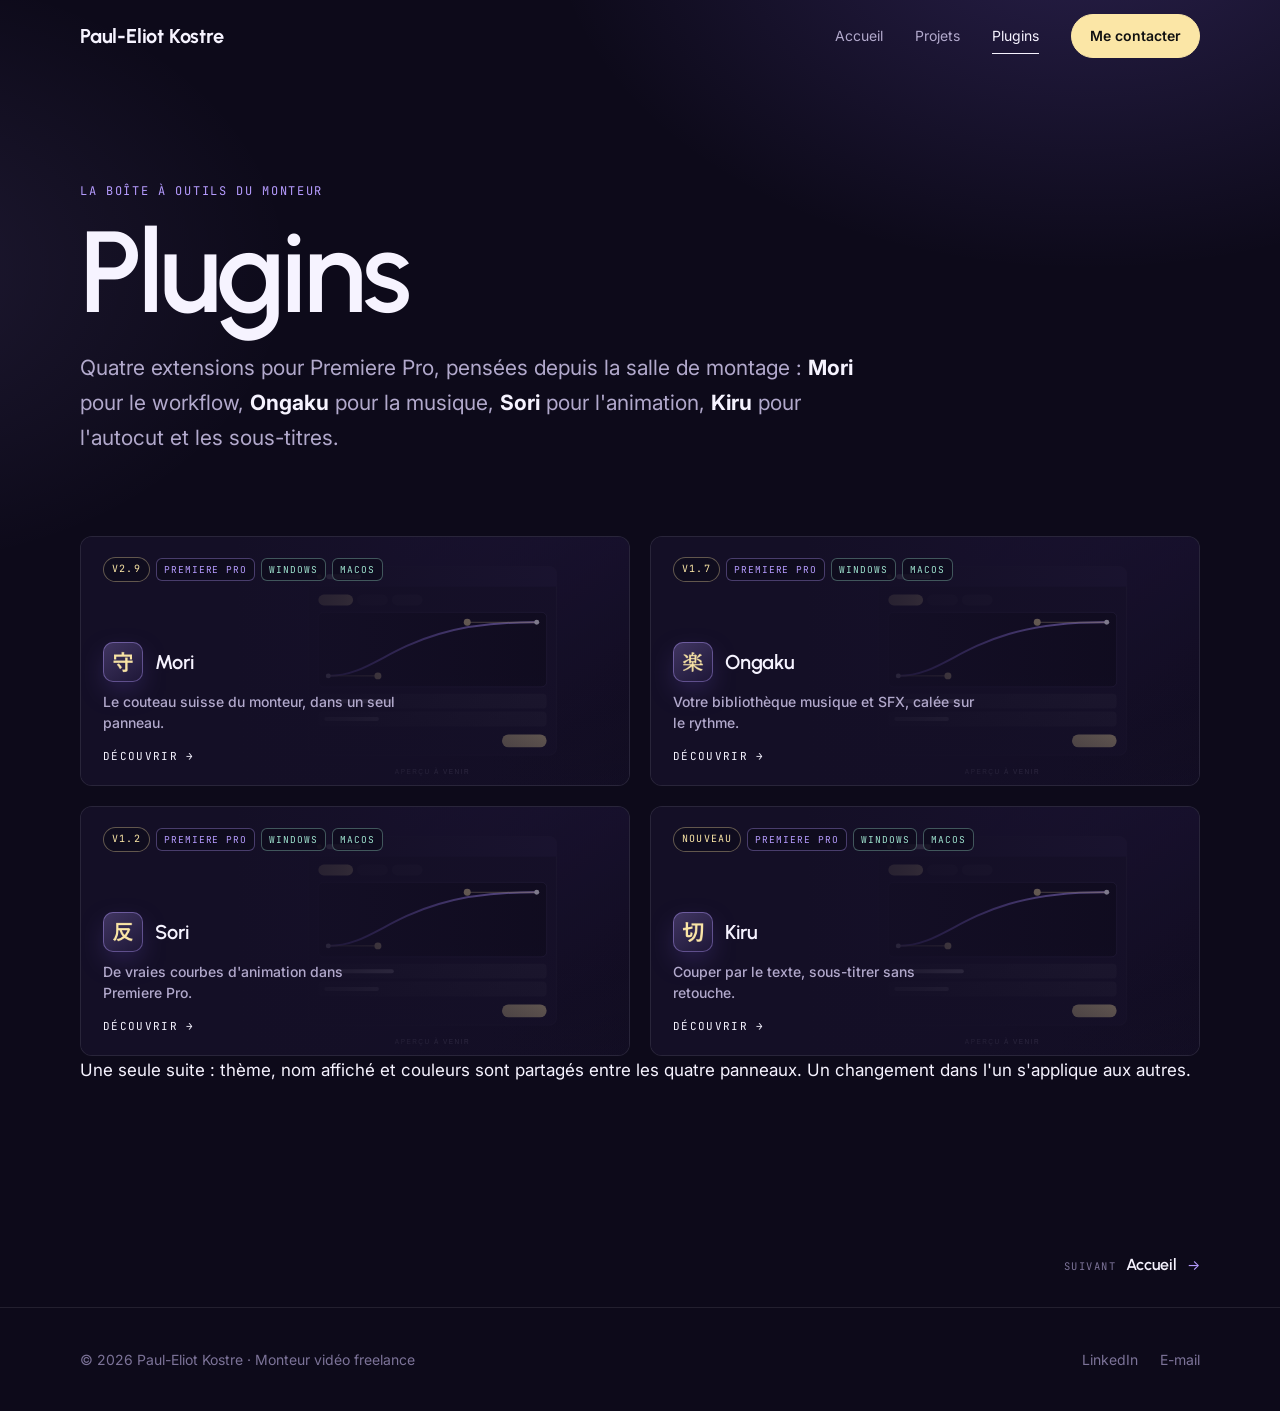
<file: plugins.html>
<!DOCTYPE html>
<html lang="fr">
<head>
  <meta charset="UTF-8">
  <meta name="viewport" content="width=device-width, initial-scale=1.0">
  <title>Plugins · Paul-Eliot Kostre</title>
  <meta name="description" content="Mori, Ongaku, Sori et Kiru : des extensions Premiere Pro conçues par un monteur pour accélérer le workflow de post-production.">
  <link rel="preconnect" href="https://fonts.googleapis.com">
  <link rel="preconnect" href="https://fonts.gstatic.com" crossorigin>
  <link href="https://fonts.googleapis.com/css2?family=Urbanist:wght@400;500;600;700;800&family=Inter:wght@400;500;600&family=JetBrains+Mono:wght@400;500&display=swap" rel="stylesheet">
  <link rel="stylesheet" href="css/style.css?v=20">
</head>
<body data-base="">

  <nav class="nav">
    <div class="container nav-inner">
      <a class="brand" href="index.html">Paul-Eliot Kostre</a>
      <button class="nav-toggle" aria-label="Menu"><span></span><span></span></button>
      <div class="nav-links">
        <a href="index.html">Accueil</a>
        <a href="projets.html">Projets</a>
        <a href="plugins.html" class="active">Plugins</a>
        <a href="index.html#contact" class="btn">Me contacter</a>
      </div>
    </div>
  </nav>

  <header class="page-head">
    <div class="container">
      <p class="eyebrow">La boîte à outils du monteur</p>
      <h1>Plugins</h1>
      <p class="lead">Quatre extensions pour Premiere Pro, pensées depuis la salle de montage : <strong style="color:var(--text)">Mori</strong> pour le workflow, <strong style="color:var(--text)">Ongaku</strong> pour la musique, <strong style="color:var(--text)">Sori</strong> pour l'animation, <strong style="color:var(--text)">Kiru</strong> pour l'autocut et les sous-titres.</p>
    </div>
  </header>

  <section style="padding-top:0">
    <div class="container">
      <!-- Rempli automatiquement depuis js/data.js (liste PLUGINS) -->
      <div class="plugin-grid" data-plugins></div>
        <span>Une seule suite : thème, nom affiché et couleurs sont partagés entre les quatre panneaux. Un changement dans l'un s'applique aux autres.</span>
      </div>
    </div>
  </section>

  <footer>
    <div class="container footer-inner">
      <span>© <span data-year></span> Paul-Eliot Kostre · Monteur vidéo freelance</span>
      <div class="footer-links">
        <a href="https://www.linkedin.com/in/paul-eliot-kostre/" target="_blank" rel="noopener">LinkedIn</a>
        <a href="mailto:pauleliot.kostre@gmail.com">E-mail</a>
      </div>
    </div>
  </footer>

  <script src="js/data.js?v=20"></script>
  <script src="js/main.js?v=20"></script>
</body>
</html>
</file>
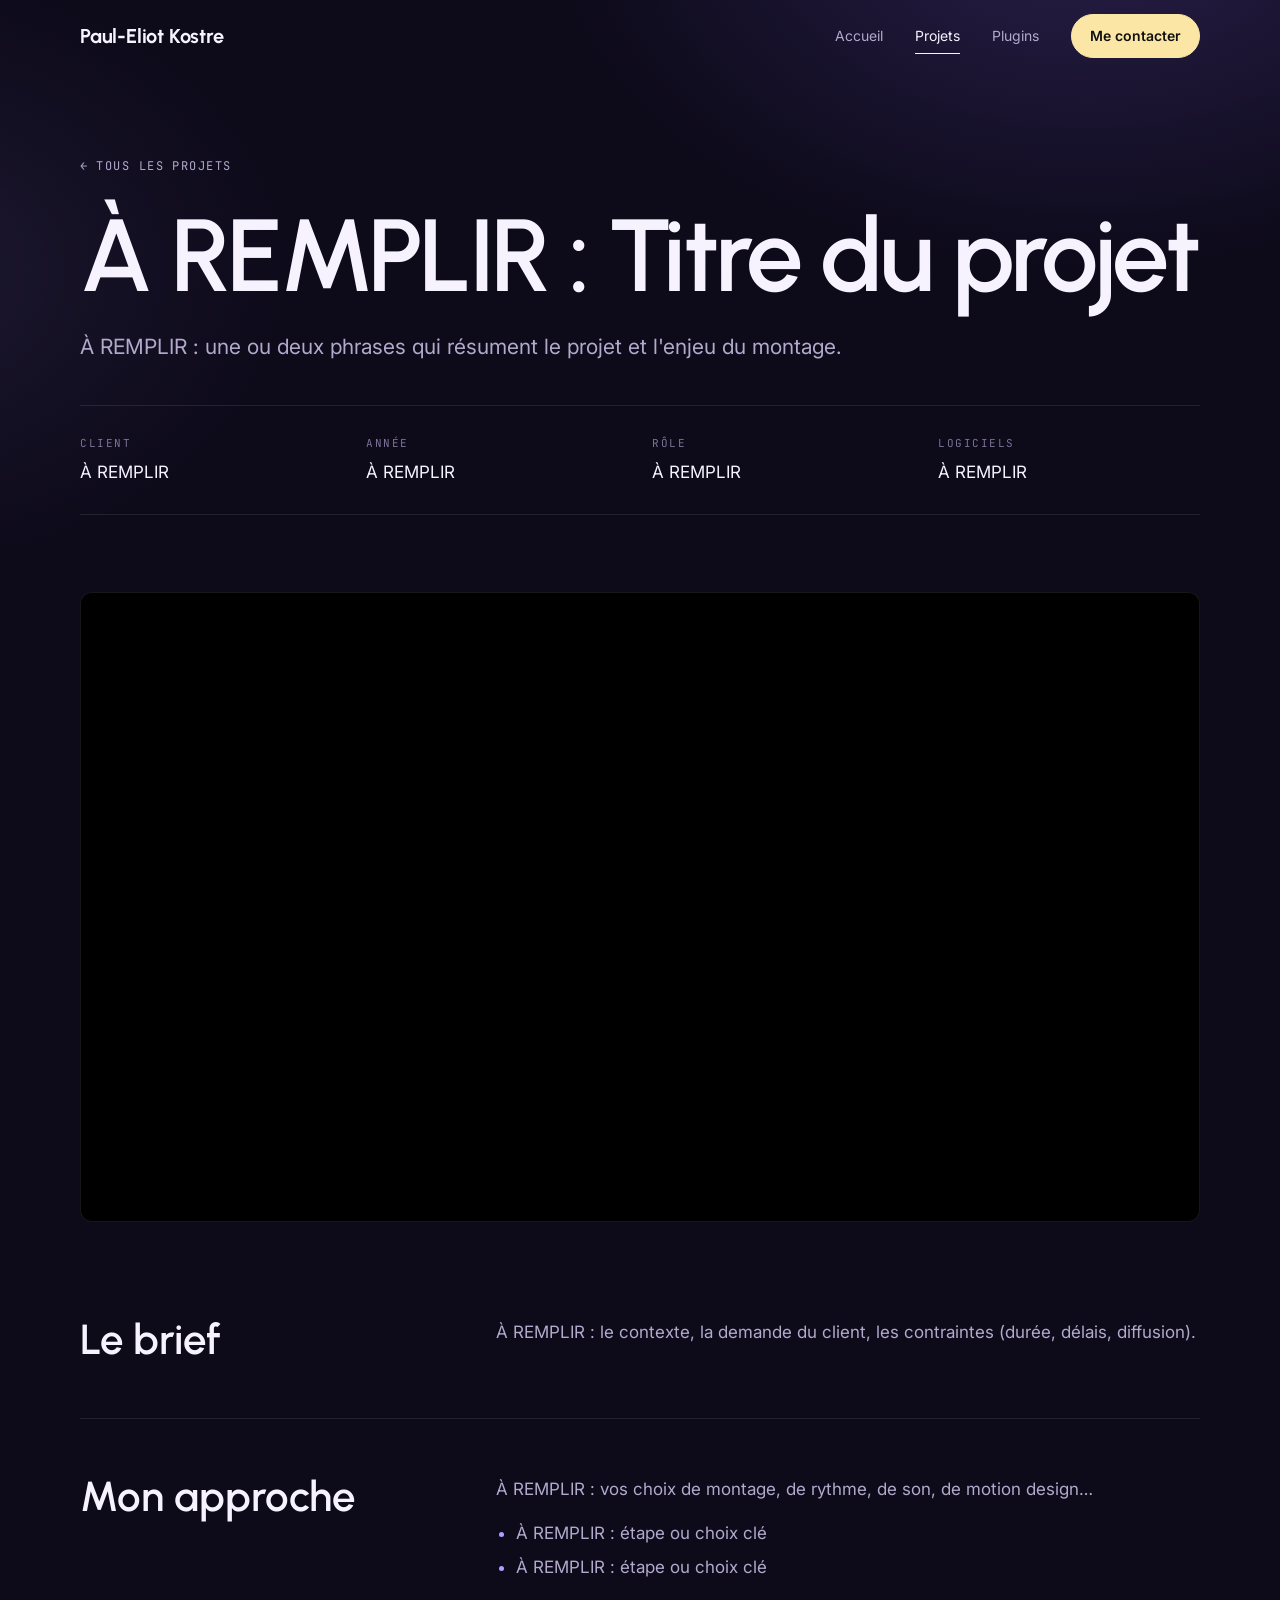
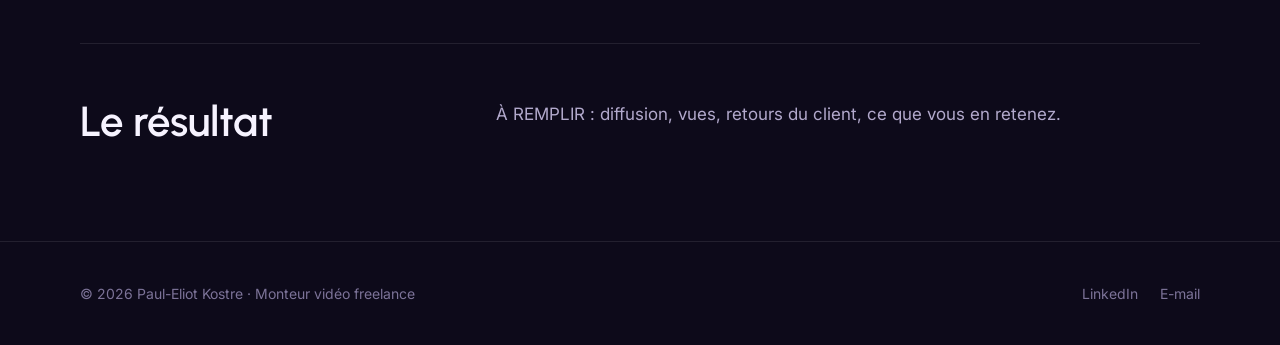
<file: projets/_modele-projet.html>
<!DOCTYPE html>
<!--
  ================================================================
  MODÈLE DE PAGE PROJET
  1. Copiez ce fichier dans le dossier projets/ et renommez-le
     (ex. projets/interview-jacques-fayoles.html — sans espace ni accent)
  2. Remplacez tous les textes marqués « À REMPLIR »
  3. Dans js/data.js, ajoutez au projet :  page: "projets/nom-du-fichier.html"
  ================================================================
-->
<html lang="fr">
<head>
  <meta charset="UTF-8">
  <meta name="viewport" content="width=device-width, initial-scale=1.0">
  <title>À REMPLIR : Titre du projet · Paul-Eliot Kostre</title>
  <meta name="description" content="À REMPLIR : une phrase de présentation du projet.">
  <link rel="preconnect" href="https://fonts.googleapis.com">
  <link rel="preconnect" href="https://fonts.gstatic.com" crossorigin>
  <link href="https://fonts.googleapis.com/css2?family=Urbanist:wght@400;500;600;700;800&family=Inter:wght@400;500;600&family=JetBrains+Mono:wght@400;500&display=swap" rel="stylesheet">
  <link rel="stylesheet" href="../css/style.css?v=20">
</head>
<body data-base="../">

  <nav class="nav">
    <div class="container nav-inner">
      <a class="brand" href="../index.html">Paul-Eliot Kostre</a>
      <button class="nav-toggle" aria-label="Menu"><span></span><span></span></button>
      <div class="nav-links">
        <a href="../index.html">Accueil</a>
        <a href="../projets.html" class="active">Projets</a>
        <a href="../plugins.html">Plugins</a>
        <a href="../index.html#contact" class="btn">Me contacter</a>
      </div>
    </div>
  </nav>

  <header class="project-hero">
    <div class="container">
      <a class="back" href="../projets.html">Tous les projets</a>
      <h1>À REMPLIR : Titre du projet</h1>
      <p class="lead">À REMPLIR : une ou deux phrases qui résument le projet et l'enjeu du montage.</p>
      <dl class="project-info">
        <div><dt>Client</dt><dd>À REMPLIR</dd></div>
        <div><dt>Année</dt><dd>À REMPLIR</dd></div>
        <div><dt>Rôle</dt><dd>À REMPLIR</dd></div>
        <div><dt>Logiciels</dt><dd>À REMPLIR</dd></div>
      </dl>
    </div>
  </header>

  <section style="padding-top:20px;padding-bottom:40px">
    <div class="container">
      <!-- Vidéo YouTube : remplacez ID_VIDEO par l'identifiant (ce qui suit "v=" dans le lien).
           Pour une vidéo verticale, ajoutez la classe "vertical" : class="video vertical" -->
      <div class="video">
        <iframe src="https://www.youtube-nocookie.com/embed/ID_VIDEO?rel=0" title="Vidéo du projet" allow="encrypted-media; fullscreen; picture-in-picture" allowfullscreen></iframe>
      </div>
    </div>
  </section>

  <section style="padding-top:0;padding-bottom:40px">
    <div class="container">
      <div class="prose reveal">
        <h2>Le brief</h2>
        <div>
          <p>À REMPLIR : le contexte, la demande du client, les contraintes (durée, délais, diffusion).</p>
        </div>
      </div>
      <div class="prose reveal">
        <h2>Mon approche</h2>
        <div>
          <p>À REMPLIR : vos choix de montage, de rythme, de son, de motion design…</p>
          <ul>
            <li>À REMPLIR : étape ou choix clé</li>
            <li>À REMPLIR : étape ou choix clé</li>
          </ul>
        </div>
      </div>
      <div class="prose reveal">
        <h2>Le résultat</h2>
        <div>
          <p>À REMPLIR : diffusion, vues, retours du client, ce que vous en retenez.</p>
        </div>
      </div>
    </div>
  </section>

  <!-- Galerie facultative : mettez vos captures dans images/ puis décommentez
  <section style="padding-top:0">
    <div class="container gallery">
      <img src="../images/capture-1.jpg" alt="Capture du montage">
      <img src="../images/capture-2.jpg" alt="Capture du montage">
    </div>
  </section>
  -->

  <footer>
    <div class="container footer-inner">
      <span>© <span data-year></span> Paul-Eliot Kostre · Monteur vidéo freelance</span>
      <div class="footer-links">
        <a href="https://www.linkedin.com/in/paul-eliot-kostre/" target="_blank" rel="noopener">LinkedIn</a>
        <a href="mailto:pauleliot.kostre@gmail.com">E-mail</a>
      </div>
    </div>
  </footer>

  <script src="../js/data.js?v=20"></script>
  <script src="../js/main.js?v=20"></script>
</body>
</html>
</file>
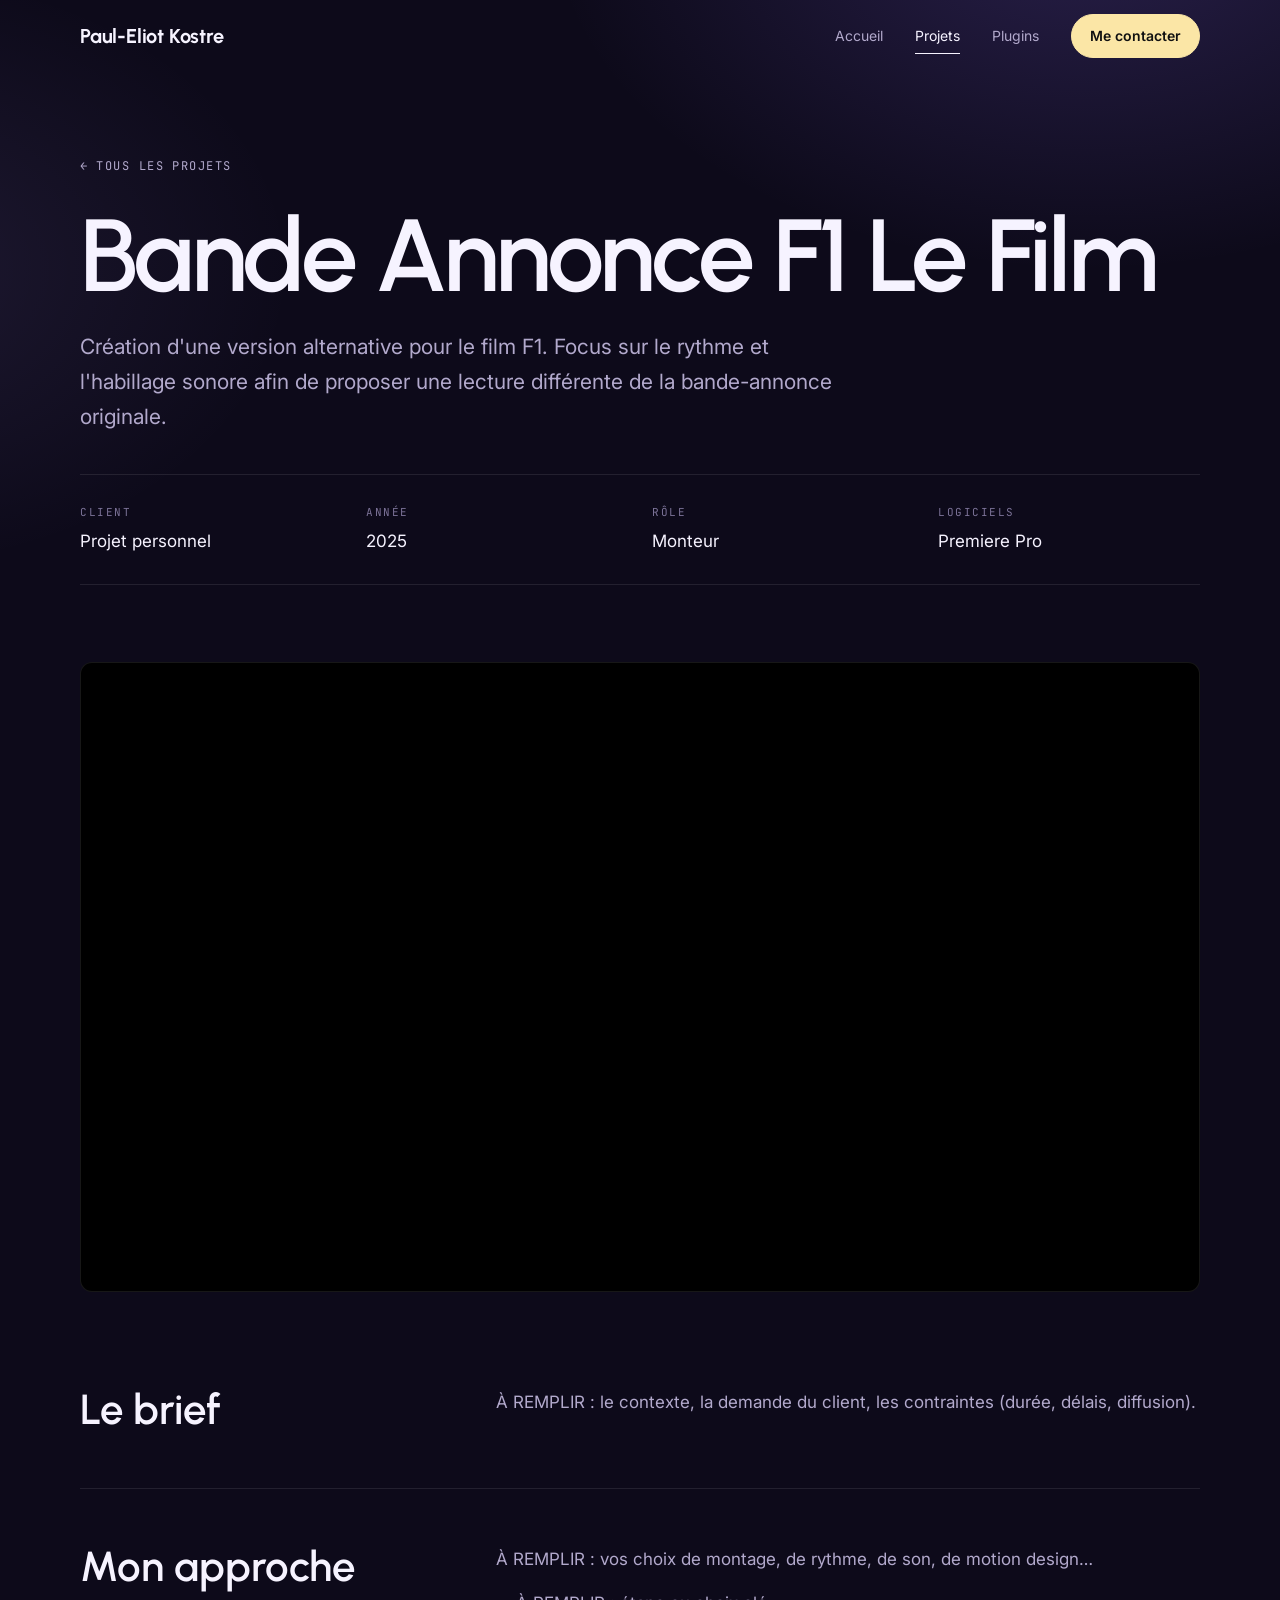
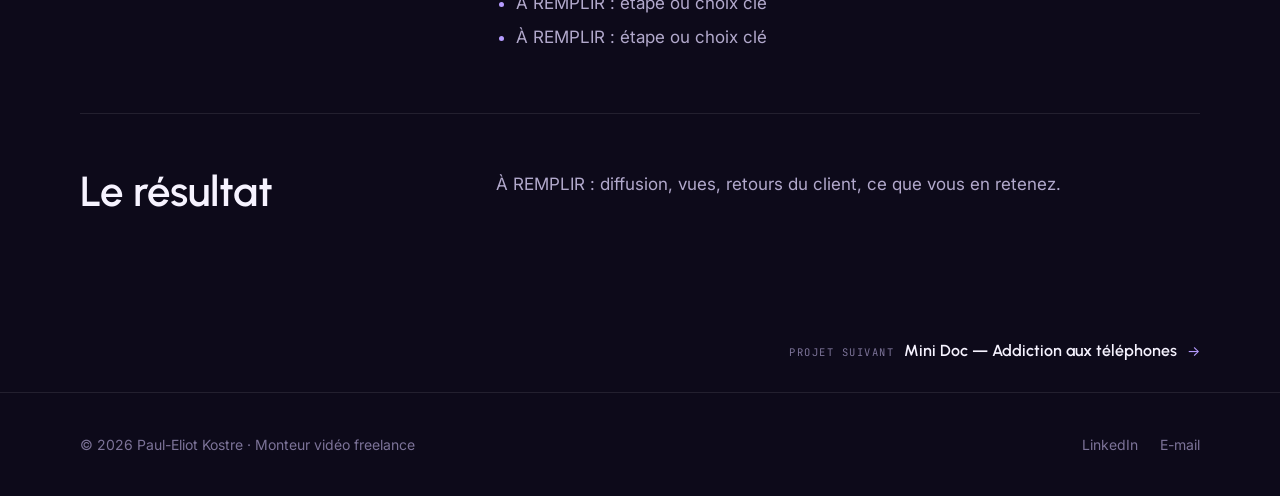
<file: projets/bande-annonce-f1.html>
<!DOCTYPE html>
<html lang="fr">
<head>
  <meta charset="UTF-8">
  <meta name="viewport" content="width=device-width, initial-scale=1.0">
  <title>Bande Annonce F1 Le Film · Paul-Eliot Kostre</title>
  <meta name="description" content="Création d'une version alternative de la bande-annonce du film F1.">
  <link rel="preconnect" href="https://fonts.googleapis.com">
  <link rel="preconnect" href="https://fonts.gstatic.com" crossorigin>
  <link href="https://fonts.googleapis.com/css2?family=Urbanist:wght@400;500;600;700;800&family=Inter:wght@400;500;600&family=JetBrains+Mono:wght@400;500&display=swap" rel="stylesheet">
  <link rel="stylesheet" href="../css/style.css?v=20">
</head>
<body data-base="../">

  <nav class="nav">
    <div class="container nav-inner">
      <a class="brand" href="../index.html">Paul-Eliot Kostre</a>
      <button class="nav-toggle" aria-label="Menu"><span></span><span></span></button>
      <div class="nav-links">
        <a href="../index.html">Accueil</a>
        <a href="../projets.html" class="active">Projets</a>
        <a href="../plugins.html">Plugins</a>
        <a href="../index.html#contact" class="btn">Me contacter</a>
      </div>
    </div>
  </nav>

  <header class="project-hero">
    <div class="container">
      <a class="back" href="../projets.html">Tous les projets</a>
      <h1>Bande Annonce F1 Le Film</h1>
      <p class="lead">Création d'une version alternative pour le film F1. Focus sur le rythme et l'habillage sonore afin de proposer une lecture différente de la bande-annonce originale.</p>
      <dl class="project-info">
        <div><dt>Client</dt><dd>Projet personnel</dd></div>
        <div><dt>Année</dt><dd>2025</dd></div>
        <div><dt>Rôle</dt><dd>Monteur</dd></div>
        <div><dt>Logiciels</dt><dd>Premiere Pro</dd></div>
      </dl>
    </div>
  </header>

  <section style="padding-top:20px;padding-bottom:40px">
    <div class="container">
      <!-- Vidéo YouTube : remplacez rqYI4MbQLe8 par l'identifiant (ce qui suit "v=" dans le lien).
           Pour une vidéo verticale, ajoutez la classe "vertical" : class="video vertical" -->
      <div class="video">
        <iframe src="https://www.youtube-nocookie.com/embed/rqYI4MbQLe8?rel=0" title="Vidéo du projet" allow="encrypted-media; fullscreen; picture-in-picture" allowfullscreen></iframe>
      </div>
    </div>
  </section>

  <section style="padding-top:0;padding-bottom:40px">
    <div class="container">
      <div class="prose reveal">
        <h2>Le brief</h2>
        <div>
          <p>À REMPLIR : le contexte, la demande du client, les contraintes (durée, délais, diffusion).</p>
        </div>
      </div>
      <div class="prose reveal">
        <h2>Mon approche</h2>
        <div>
          <p>À REMPLIR : vos choix de montage, de rythme, de son, de motion design…</p>
          <ul>
            <li>À REMPLIR : étape ou choix clé</li>
            <li>À REMPLIR : étape ou choix clé</li>
          </ul>
        </div>
      </div>
      <div class="prose reveal">
        <h2>Le résultat</h2>
        <div>
          <p>À REMPLIR : diffusion, vues, retours du client, ce que vous en retenez.</p>
        </div>
      </div>
    </div>
  </section>

  <!-- Galerie facultative : mettez vos captures dans images/ puis décommentez
  <section style="padding-top:0">
    <div class="container gallery">
      <img src="../images/capture-1.jpg" alt="Capture du montage">
      <img src="../images/capture-2.jpg" alt="Capture du montage">
    </div>
  </section>
  -->

  <footer>
    <div class="container footer-inner">
      <span>© <span data-year></span> Paul-Eliot Kostre · Monteur vidéo freelance</span>
      <div class="footer-links">
        <a href="https://www.linkedin.com/in/paul-eliot-kostre/" target="_blank" rel="noopener">LinkedIn</a>
        <a href="mailto:pauleliot.kostre@gmail.com">E-mail</a>
      </div>
    </div>
  </footer>

  <script src="../js/data.js?v=20"></script>
  <script src="../js/main.js?v=20"></script>
</body>
</html>
</file>
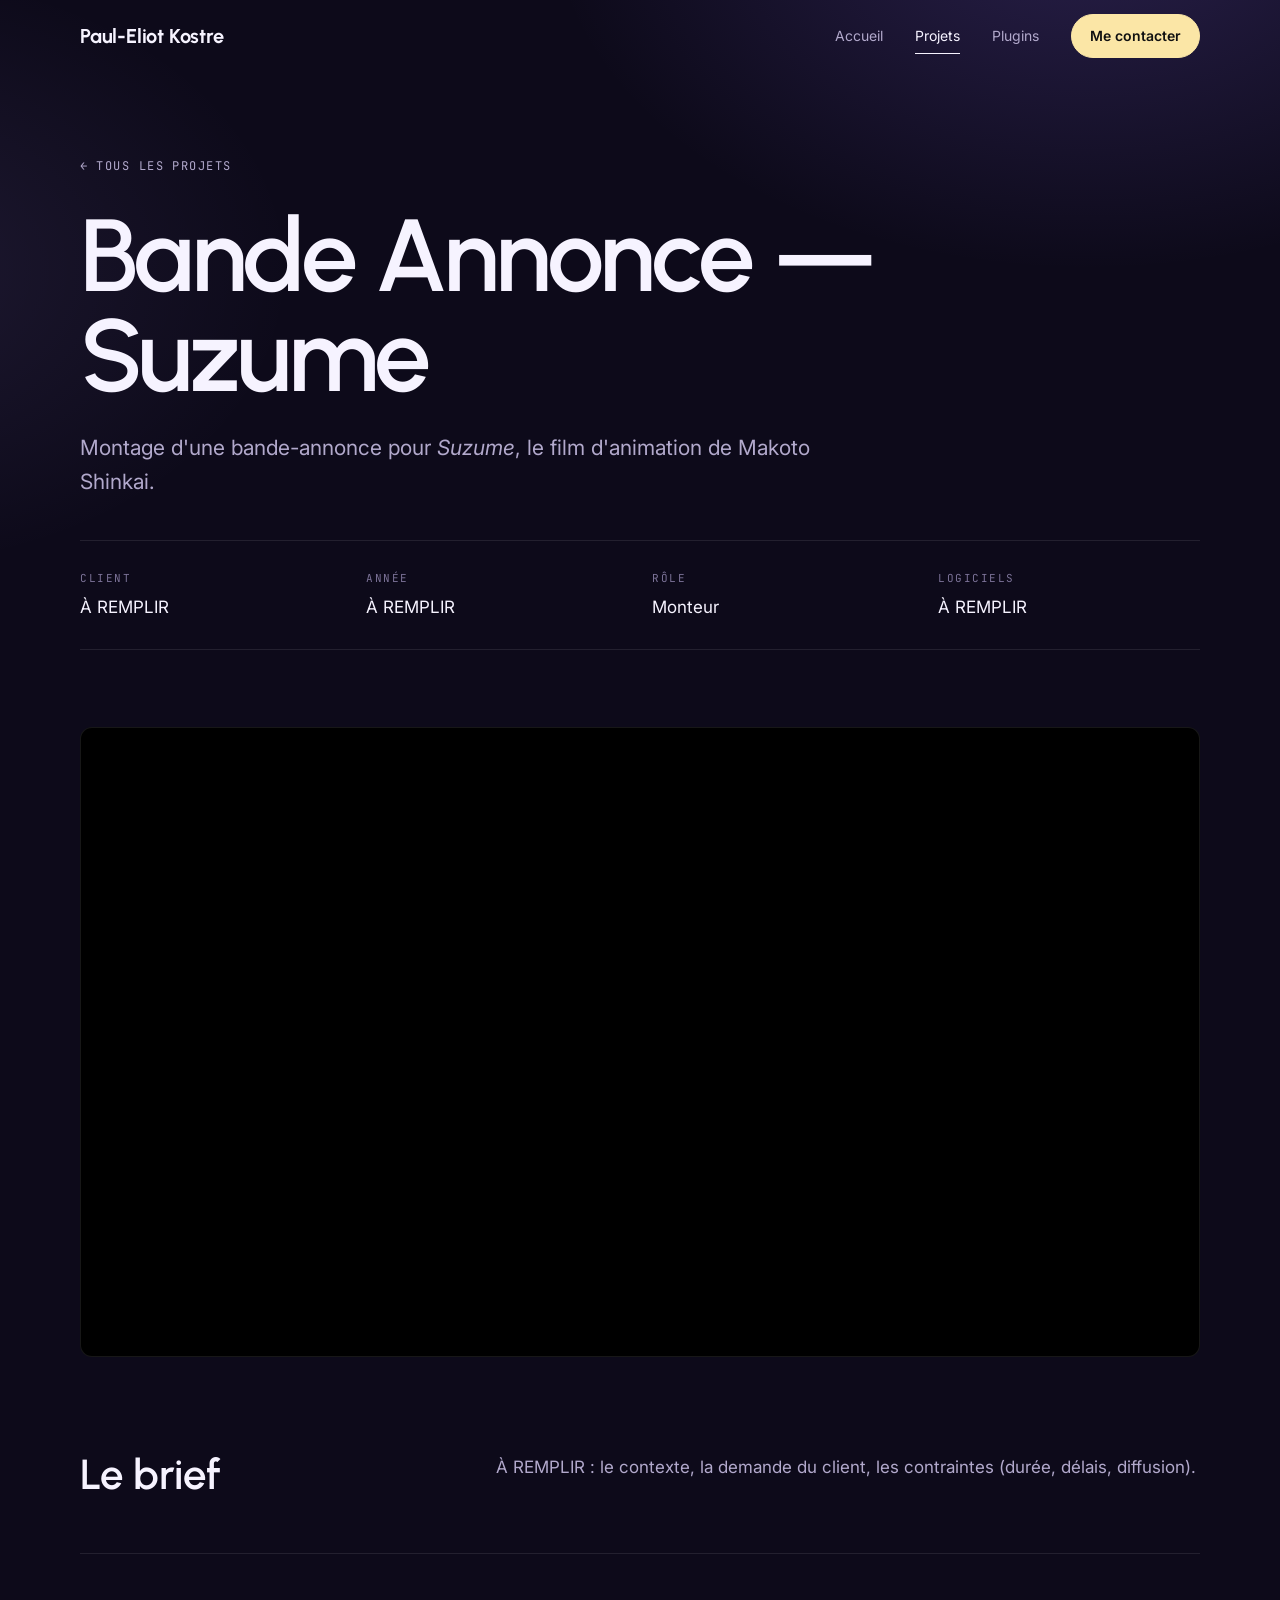
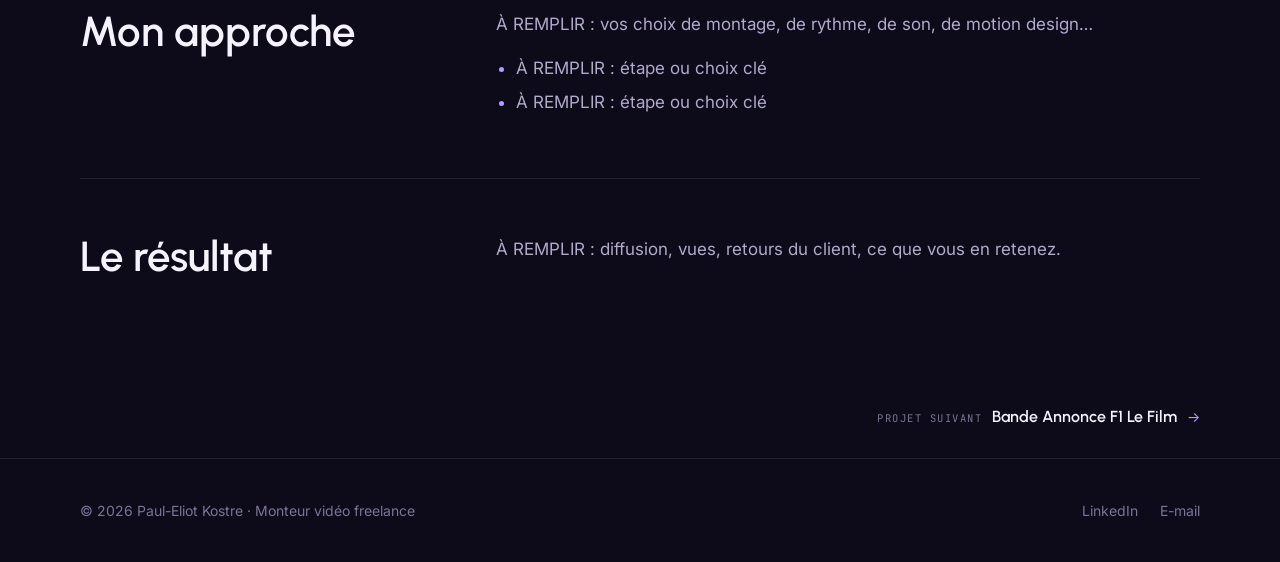
<file: projets/bande-annonce-suzume.html>
<!DOCTYPE html>
<html lang="fr">
<head>
  <meta charset="UTF-8">
  <meta name="viewport" content="width=device-width, initial-scale=1.0">
  <title>Bande Annonce — Suzume · Paul-Eliot Kostre</title>
  <meta name="description" content="Montage d'une bande-annonce pour Suzume, le film d'animation de Makoto Shinkai.">
  <link rel="preconnect" href="https://fonts.googleapis.com">
  <link rel="preconnect" href="https://fonts.gstatic.com" crossorigin>
  <link href="https://fonts.googleapis.com/css2?family=Urbanist:wght@400;500;600;700;800&family=Inter:wght@400;500;600&family=JetBrains+Mono:wght@400;500&display=swap" rel="stylesheet">
  <link rel="stylesheet" href="../css/style.css?v=20">
</head>
<body data-base="../">

  <nav class="nav">
    <div class="container nav-inner">
      <a class="brand" href="../index.html">Paul-Eliot Kostre</a>
      <button class="nav-toggle" aria-label="Menu"><span></span><span></span></button>
      <div class="nav-links">
        <a href="../index.html">Accueil</a>
        <a href="../projets.html" class="active">Projets</a>
        <a href="../plugins.html">Plugins</a>
        <a href="../index.html#contact" class="btn">Me contacter</a>
      </div>
    </div>
  </nav>

  <header class="project-hero">
    <div class="container">
      <a class="back" href="../projets.html">Tous les projets</a>
      <h1>Bande Annonce — Suzume</h1>
      <p class="lead">Montage d'une bande-annonce pour <em>Suzume</em>, le film d'animation de Makoto Shinkai.</p>
      <dl class="project-info">
        <div><dt>Client</dt><dd>À REMPLIR</dd></div>
        <div><dt>Année</dt><dd>À REMPLIR</dd></div>
        <div><dt>Rôle</dt><dd>Monteur</dd></div>
        <div><dt>Logiciels</dt><dd>À REMPLIR</dd></div>
      </dl>
    </div>
  </header>

  <section style="padding-top:20px;padding-bottom:40px">
    <div class="container">
      <!-- Vidéo YouTube : remplacez vWgKDN7jfZo par l'identifiant (ce qui suit "v=" dans le lien).
           Pour une vidéo verticale, ajoutez la classe "vertical" : class="video vertical" -->
      <div class="video">
        <iframe src="https://www.youtube-nocookie.com/embed/vWgKDN7jfZo?rel=0" title="Vidéo du projet" allow="encrypted-media; fullscreen; picture-in-picture" allowfullscreen></iframe>
      </div>
    </div>
  </section>

  <section style="padding-top:0;padding-bottom:40px">
    <div class="container">
      <div class="prose reveal">
        <h2>Le brief</h2>
        <div>
          <p>À REMPLIR : le contexte, la demande du client, les contraintes (durée, délais, diffusion).</p>
        </div>
      </div>
      <div class="prose reveal">
        <h2>Mon approche</h2>
        <div>
          <p>À REMPLIR : vos choix de montage, de rythme, de son, de motion design…</p>
          <ul>
            <li>À REMPLIR : étape ou choix clé</li>
            <li>À REMPLIR : étape ou choix clé</li>
          </ul>
        </div>
      </div>
      <div class="prose reveal">
        <h2>Le résultat</h2>
        <div>
          <p>À REMPLIR : diffusion, vues, retours du client, ce que vous en retenez.</p>
        </div>
      </div>
    </div>
  </section>

  <!-- Galerie facultative : mettez vos captures dans images/ puis décommentez
  <section style="padding-top:0">
    <div class="container gallery">
      <img src="../images/capture-1.jpg" alt="Capture du montage">
      <img src="../images/capture-2.jpg" alt="Capture du montage">
    </div>
  </section>
  -->

  <footer>
    <div class="container footer-inner">
      <span>© <span data-year></span> Paul-Eliot Kostre · Monteur vidéo freelance</span>
      <div class="footer-links">
        <a href="https://www.linkedin.com/in/paul-eliot-kostre/" target="_blank" rel="noopener">LinkedIn</a>
        <a href="mailto:pauleliot.kostre@gmail.com">E-mail</a>
      </div>
    </div>
  </footer>

  <script src="../js/data.js?v=20"></script>
  <script src="../js/main.js?v=20"></script>
</body>
</html>
</file>
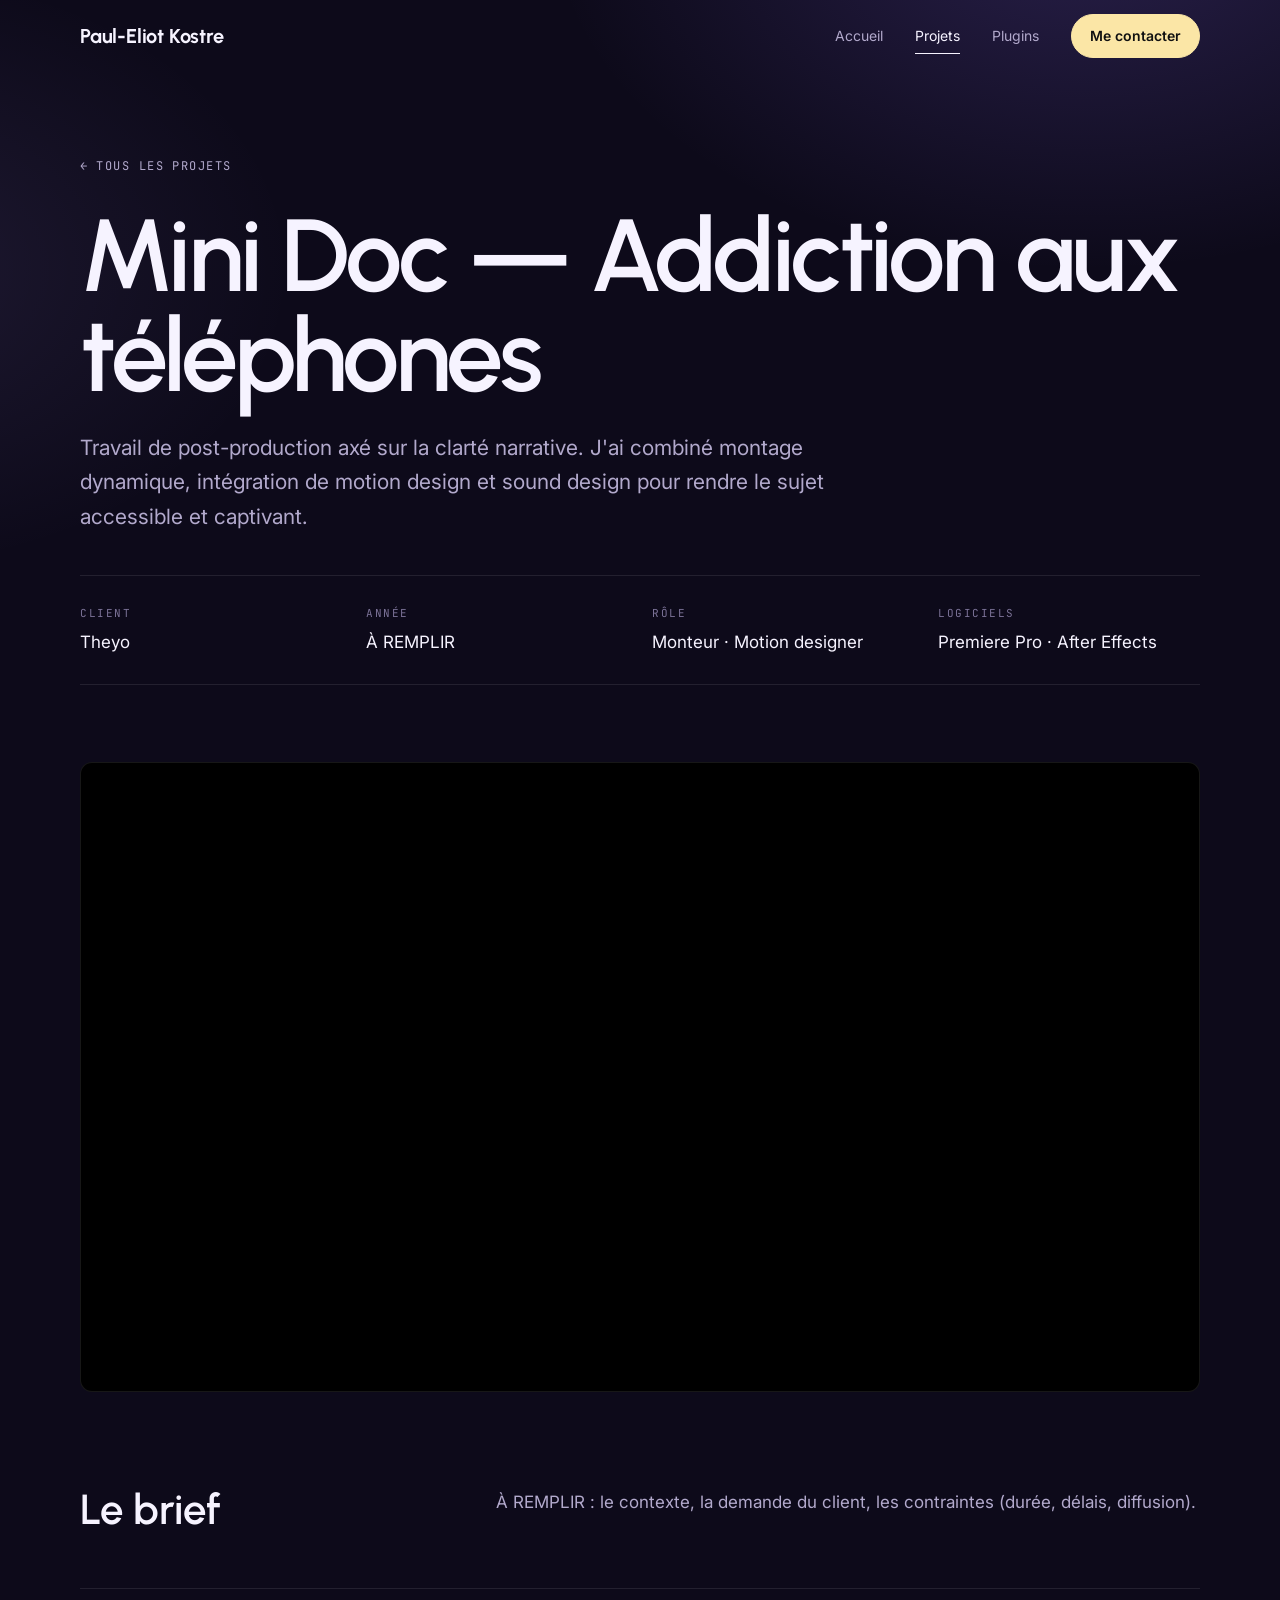
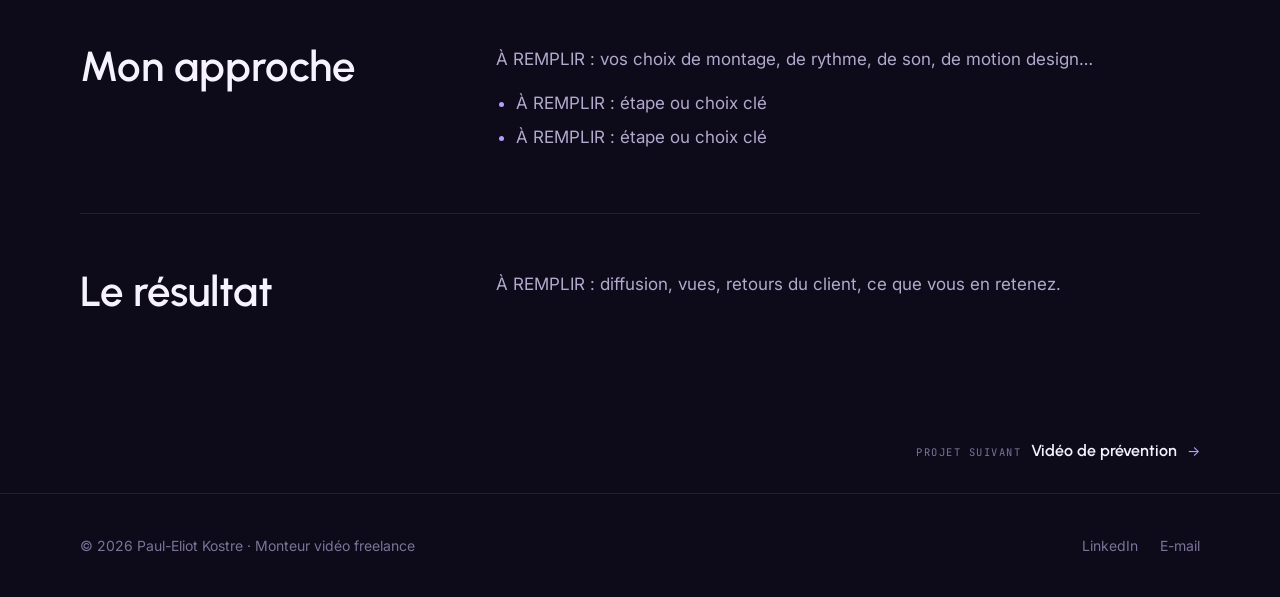
<file: projets/doc-theyo.html>
<!DOCTYPE html>
<html lang="fr">
<head>
  <meta charset="UTF-8">
  <meta name="viewport" content="width=device-width, initial-scale=1.0">
  <title>Mini Doc — Addiction aux téléphones · Paul-Eliot Kostre</title>
  <meta name="description" content="Mini-documentaire pour Theyo sur l'addiction aux téléphones.">
  <link rel="preconnect" href="https://fonts.googleapis.com">
  <link rel="preconnect" href="https://fonts.gstatic.com" crossorigin>
  <link href="https://fonts.googleapis.com/css2?family=Urbanist:wght@400;500;600;700;800&family=Inter:wght@400;500;600&family=JetBrains+Mono:wght@400;500&display=swap" rel="stylesheet">
  <link rel="stylesheet" href="../css/style.css?v=20">
</head>
<body data-base="../">

  <nav class="nav">
    <div class="container nav-inner">
      <a class="brand" href="../index.html">Paul-Eliot Kostre</a>
      <button class="nav-toggle" aria-label="Menu"><span></span><span></span></button>
      <div class="nav-links">
        <a href="../index.html">Accueil</a>
        <a href="../projets.html" class="active">Projets</a>
        <a href="../plugins.html">Plugins</a>
        <a href="../index.html#contact" class="btn">Me contacter</a>
      </div>
    </div>
  </nav>

  <header class="project-hero">
    <div class="container">
      <a class="back" href="../projets.html">Tous les projets</a>
      <h1>Mini Doc — Addiction aux téléphones</h1>
      <p class="lead">Travail de post-production axé sur la clarté narrative. J'ai combiné montage dynamique, intégration de motion design et sound design pour rendre le sujet accessible et captivant.</p>
      <dl class="project-info">
        <div><dt>Client</dt><dd>Theyo</dd></div>
        <div><dt>Année</dt><dd>À REMPLIR</dd></div>
        <div><dt>Rôle</dt><dd>Monteur · Motion designer</dd></div>
        <div><dt>Logiciels</dt><dd>Premiere Pro · After Effects</dd></div>
      </dl>
    </div>
  </header>

  <section style="padding-top:20px;padding-bottom:40px">
    <div class="container">
      <!-- Vidéo YouTube : remplacez IITSHFPP0xE par l'identifiant (ce qui suit "v=" dans le lien).
           Pour une vidéo verticale, ajoutez la classe "vertical" : class="video vertical" -->
      <div class="video">
        <iframe src="https://www.youtube-nocookie.com/embed/IITSHFPP0xE?rel=0" title="Vidéo du projet" allow="encrypted-media; fullscreen; picture-in-picture" allowfullscreen></iframe>
      </div>
    </div>
  </section>

  <section style="padding-top:0;padding-bottom:40px">
    <div class="container">
      <div class="prose reveal">
        <h2>Le brief</h2>
        <div>
          <p>À REMPLIR : le contexte, la demande du client, les contraintes (durée, délais, diffusion).</p>
        </div>
      </div>
      <div class="prose reveal">
        <h2>Mon approche</h2>
        <div>
          <p>À REMPLIR : vos choix de montage, de rythme, de son, de motion design…</p>
          <ul>
            <li>À REMPLIR : étape ou choix clé</li>
            <li>À REMPLIR : étape ou choix clé</li>
          </ul>
        </div>
      </div>
      <div class="prose reveal">
        <h2>Le résultat</h2>
        <div>
          <p>À REMPLIR : diffusion, vues, retours du client, ce que vous en retenez.</p>
        </div>
      </div>
    </div>
  </section>

  <!-- Galerie facultative : mettez vos captures dans images/ puis décommentez
  <section style="padding-top:0">
    <div class="container gallery">
      <img src="../images/capture-1.jpg" alt="Capture du montage">
      <img src="../images/capture-2.jpg" alt="Capture du montage">
    </div>
  </section>
  -->

  <footer>
    <div class="container footer-inner">
      <span>© <span data-year></span> Paul-Eliot Kostre · Monteur vidéo freelance</span>
      <div class="footer-links">
        <a href="https://www.linkedin.com/in/paul-eliot-kostre/" target="_blank" rel="noopener">LinkedIn</a>
        <a href="mailto:pauleliot.kostre@gmail.com">E-mail</a>
      </div>
    </div>
  </footer>

  <script src="../js/data.js?v=20"></script>
  <script src="../js/main.js?v=20"></script>
</body>
</html>
</file>
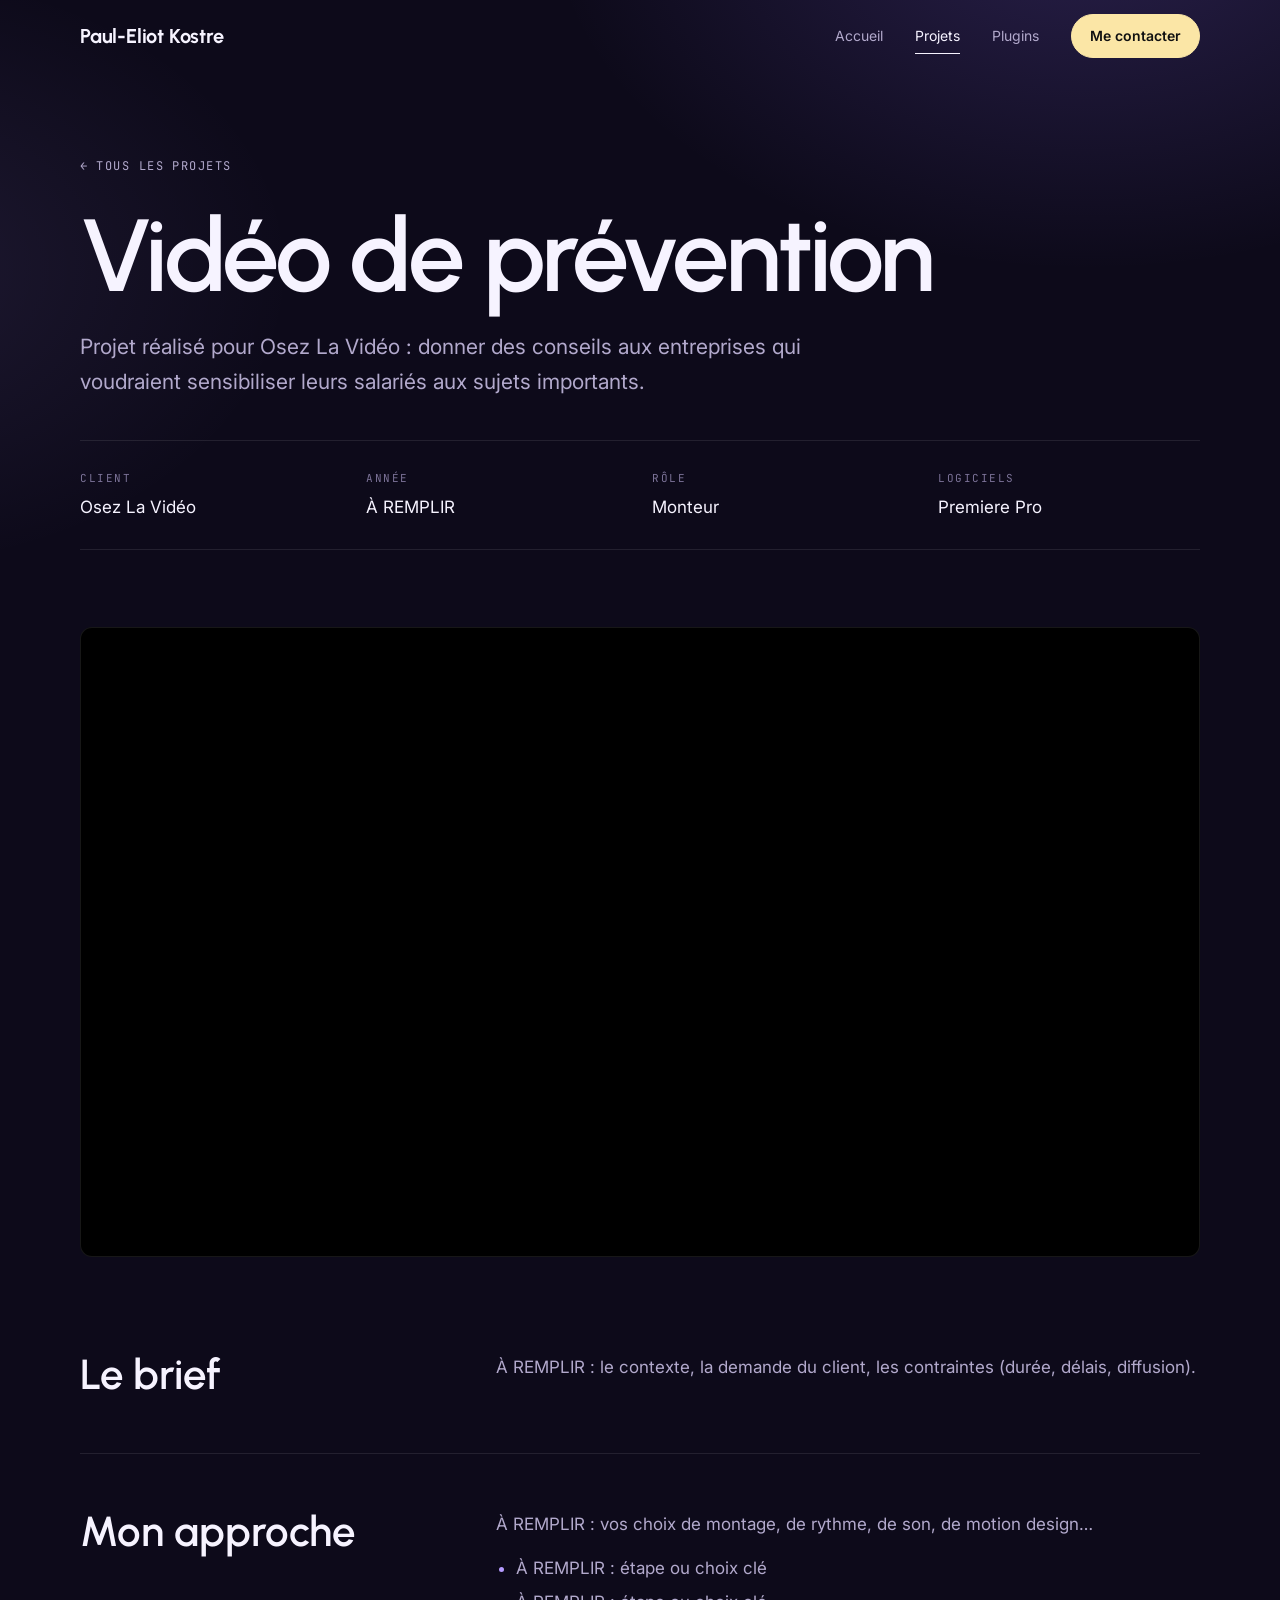
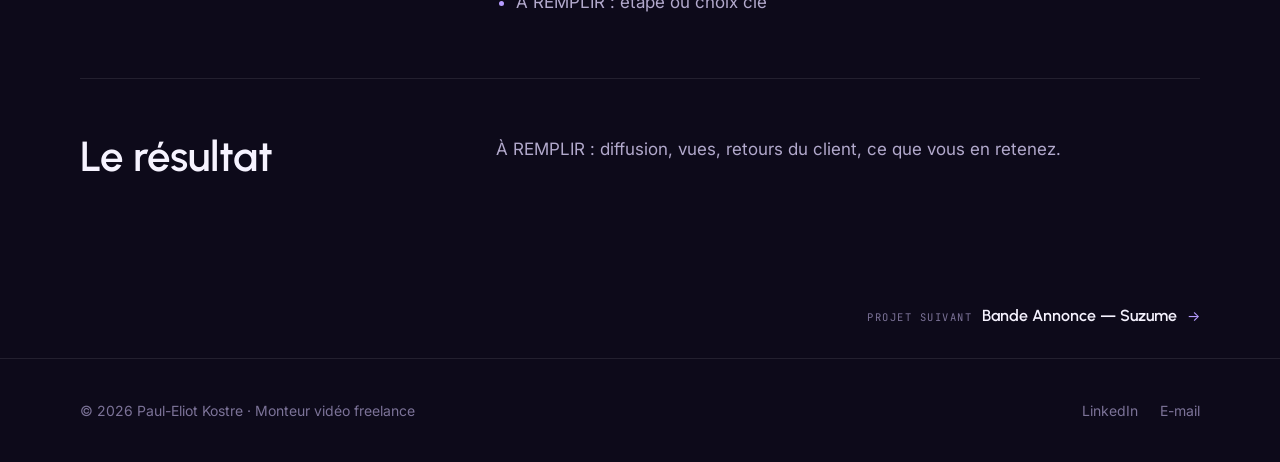
<file: projets/video-prevention.html>
<!DOCTYPE html>
<html lang="fr">
<head>
  <meta charset="UTF-8">
  <meta name="viewport" content="width=device-width, initial-scale=1.0">
  <title>Vidéo de prévention · Paul-Eliot Kostre</title>
  <meta name="description" content="Vidéo de prévention réalisée pour Osez La Vidéo.">
  <link rel="preconnect" href="https://fonts.googleapis.com">
  <link rel="preconnect" href="https://fonts.gstatic.com" crossorigin>
  <link href="https://fonts.googleapis.com/css2?family=Urbanist:wght@400;500;600;700;800&family=Inter:wght@400;500;600&family=JetBrains+Mono:wght@400;500&display=swap" rel="stylesheet">
  <link rel="stylesheet" href="../css/style.css?v=20">
</head>
<body data-base="../">

  <nav class="nav">
    <div class="container nav-inner">
      <a class="brand" href="../index.html">Paul-Eliot Kostre</a>
      <button class="nav-toggle" aria-label="Menu"><span></span><span></span></button>
      <div class="nav-links">
        <a href="../index.html">Accueil</a>
        <a href="../projets.html" class="active">Projets</a>
        <a href="../plugins.html">Plugins</a>
        <a href="../index.html#contact" class="btn">Me contacter</a>
      </div>
    </div>
  </nav>

  <header class="project-hero">
    <div class="container">
      <a class="back" href="../projets.html">Tous les projets</a>
      <h1>Vidéo de prévention</h1>
      <p class="lead">Projet réalisé pour Osez La Vidéo : donner des conseils aux entreprises qui voudraient sensibiliser leurs salariés aux sujets importants.</p>
      <dl class="project-info">
        <div><dt>Client</dt><dd>Osez La Vidéo</dd></div>
        <div><dt>Année</dt><dd>À REMPLIR</dd></div>
        <div><dt>Rôle</dt><dd>Monteur</dd></div>
        <div><dt>Logiciels</dt><dd>Premiere Pro</dd></div>
      </dl>
    </div>
  </header>

  <section style="padding-top:20px;padding-bottom:40px">
    <div class="container">
      <!-- Vidéo YouTube : remplacez QOaYwc43sZI par l'identifiant (ce qui suit "v=" dans le lien).
           Pour une vidéo verticale, ajoutez la classe "vertical" : class="video vertical" -->
      <div class="video">
        <iframe src="https://www.youtube-nocookie.com/embed/QOaYwc43sZI?rel=0" title="Vidéo du projet" allow="encrypted-media; fullscreen; picture-in-picture" allowfullscreen></iframe>
      </div>
    </div>
  </section>

  <section style="padding-top:0;padding-bottom:40px">
    <div class="container">
      <div class="prose reveal">
        <h2>Le brief</h2>
        <div>
          <p>À REMPLIR : le contexte, la demande du client, les contraintes (durée, délais, diffusion).</p>
        </div>
      </div>
      <div class="prose reveal">
        <h2>Mon approche</h2>
        <div>
          <p>À REMPLIR : vos choix de montage, de rythme, de son, de motion design…</p>
          <ul>
            <li>À REMPLIR : étape ou choix clé</li>
            <li>À REMPLIR : étape ou choix clé</li>
          </ul>
        </div>
      </div>
      <div class="prose reveal">
        <h2>Le résultat</h2>
        <div>
          <p>À REMPLIR : diffusion, vues, retours du client, ce que vous en retenez.</p>
        </div>
      </div>
    </div>
  </section>

  <!-- Galerie facultative : mettez vos captures dans images/ puis décommentez
  <section style="padding-top:0">
    <div class="container gallery">
      <img src="../images/capture-1.jpg" alt="Capture du montage">
      <img src="../images/capture-2.jpg" alt="Capture du montage">
    </div>
  </section>
  -->

  <footer>
    <div class="container footer-inner">
      <span>© <span data-year></span> Paul-Eliot Kostre · Monteur vidéo freelance</span>
      <div class="footer-links">
        <a href="https://www.linkedin.com/in/paul-eliot-kostre/" target="_blank" rel="noopener">LinkedIn</a>
        <a href="mailto:pauleliot.kostre@gmail.com">E-mail</a>
      </div>
    </div>
  </footer>

  <script src="../js/data.js?v=20"></script>
  <script src="../js/main.js?v=20"></script>
</body>
</html>
</file>
<file: css/style.css>
/* =========================================================
   Paul-Eliot Kostre — Portfolio
   Couleurs et typos modifiables ici (variables :root)
   ========================================================= */
:root {
  /* DA de la suite Mori / Ongaku / Sori, en violet */
  --bg: #0d0a1a;
  --bg-2: #140f26;
  --surface: #1b1533;
  --line: rgba(255, 255, 255, 0.09);
  --line-strong: rgba(255, 255, 255, 0.18);
  --text: #f6f3ff;
  --muted: #b2a9cc;
  --faint: #7c7398;
  --accent: #b69cff;           /* violet */
  --accent-2: #8b6cf6;
  --cream: #fbe6a6;            /* crème */
  --display: "Urbanist", system-ui, -apple-system, "Segoe UI", sans-serif;
  --sans: "Inter", system-ui, -apple-system, "Segoe UI", sans-serif;
  --mono: "JetBrains Mono", ui-monospace, Consolas, monospace;
  --radius: 12px;
  --max: 1200px;
  --gutter: clamp(16px, 4vw, 40px);
}

*, *::before, *::after { box-sizing: border-box; }
html { scroll-behavior: smooth; }
body {
  margin: 0;
  background: var(--bg);
  color: var(--text);
  font-family: var(--sans);
  font-size: 17px;
  line-height: 1.65;
  -webkit-font-smoothing: antialiased;
  overflow-x: hidden;
}
img, iframe { display: block; max-width: 100%; }
a { color: inherit; text-decoration: none; }
::selection { background: var(--accent); color: #111; }

.container { width: 100%; max-width: var(--max); margin: 0 auto; padding: 0 var(--gutter); }
.serif { font-family: var(--display); font-weight: 600; }
.eyebrow {
  font-family: var(--mono);
  font-size: 12px;
  letter-spacing: 0.14em;
  text-transform: uppercase;
  color: var(--accent);
}

/* ---------- Navigation ---------- */
.nav {
  position: fixed; inset: 0 0 auto 0; z-index: 50;
  transition: background 0.3s, border-color 0.3s;
  border-bottom: 1px solid transparent;
}
.nav.scrolled { background: rgba(13, 10, 26, 0.85); backdrop-filter: blur(14px); border-color: var(--line); }
.nav-inner { display: flex; align-items: center; justify-content: space-between; height: 72px; }
.brand { font-family: var(--display); font-weight: 700; font-size: 20px; letter-spacing: -0.01em; line-height: 1; }
.nav-links { display: flex; gap: 32px; align-items: center; }
.nav-links a { font-size: 14px; color: var(--muted); position: relative; padding: 4px 0; transition: color 0.2s; }
.nav-links a:hover, .nav-links a.active { color: var(--text); }
.nav-links a.active::after {
  content: ""; position: absolute; left: 0; right: 0; bottom: -2px; height: 1px; background: var(--text);
}
.nav-links .btn { color: #111; padding: 9px 18px; }
.nav-links .btn::after { display: none; }
.nav-toggle {
  display: none; background: none; border: 0; color: var(--text); width: 44px; height: 44px; cursor: pointer;
}
.nav-toggle span { display: block; width: 22px; height: 1.5px; background: currentColor; margin: 6px auto; transition: transform 0.3s; }

@media (max-width: 760px) {
  .nav-toggle { display: block; }
  .nav-links {
    position: fixed; inset: 72px 0 auto 0; flex-direction: column; gap: 0;
    background: var(--bg); border-bottom: 1px solid var(--line);
    padding: 8px var(--gutter) 24px; display: none;
  }
  .nav.open .nav-links { display: flex; }
  .nav.open { background: var(--bg); }
  .nav-links a { width: 100%; padding: 14px 0; font-size: 17px; border-bottom: 1px solid var(--line); }
  .nav-links a.active::after { display: none; }
  .nav-links .btn { margin-top: 16px; text-align: center; border-bottom: 0; }
}

/* ---------- Boutons ---------- */
.btn {
  display: inline-flex; align-items: center; gap: 10px;
  padding: 14px 26px; border-radius: 999px;
  font-size: 15px; font-weight: 600;
  background: var(--text); color: #111;
  border: 1px solid var(--text);
  transition: transform 0.2s, background 0.2s, color 0.2s;
  cursor: pointer;
}
.btn:hover { transform: translateY(-2px); }
.btn-ghost { background: transparent; color: var(--text); border-color: var(--line-strong); }
.btn-ghost:hover { border-color: var(--text); }
.link-arrow {
  font-family: var(--mono); font-size: 12px; letter-spacing: 0.12em; text-transform: uppercase;
  display: inline-flex; gap: 8px; align-items: center; color: var(--text);
}
.link-arrow::after { content: "→"; transition: transform 0.2s; }
.link-arrow:hover::after { transform: translateX(4px); }

/* ---------- Hero ---------- */
.hero {
  position: relative; min-height: min(78svh, 760px);
  display: flex; align-items: center; justify-content: center; text-align: center;
  overflow: hidden; isolation: isolate;
}
.hero-bg {
  position: absolute; inset: 0; z-index: -2;
  background-size: cover; background-position: center 30%;
  filter: grayscale(0.35) contrast(1.05);
  transform: scale(1.08);
  animation: slowzoom 18s ease-out forwards;
}
.hero::after {
  content: ""; position: absolute; inset: 0; z-index: -1;
  background:
    radial-gradient(ellipse at center, rgba(13,10,26,0.35) 0%, rgba(13,10,26,0.88) 70%),
    linear-gradient(to bottom, rgba(13,10,26,0.5), var(--bg));
}
@keyframes slowzoom { to { transform: scale(1); } }
.hero-content { padding: 130px var(--gutter) 70px; }
.hero h1 {
  font-family: var(--display); font-weight: 600;
  font-size: clamp(44px, 7vw, 92px); line-height: 1; letter-spacing: -0.035em;
  margin: 0 0 20px;
}
.hero h1 em { font-style: normal; color: var(--accent); }
.hero .roles { font-size: clamp(17px, 2.2vw, 22px); color: var(--text); margin: 0 0 10px; }
.hero .roles span { color: var(--faint); margin: 0 10px; }
.hero .tagline { font-family: var(--display); font-weight: 500; font-size: clamp(20px, 2.4vw, 26px); color: var(--muted); margin: 0 0 40px; }
.hero-cta { display: flex; gap: 14px; justify-content: center; flex-wrap: wrap; }
.scroll-hint {
  position: absolute; bottom: 28px; left: 50%; transform: translateX(-50%);
  font-family: var(--mono); font-size: 11px; letter-spacing: 0.2em; text-transform: uppercase; color: var(--muted);
  display: flex; flex-direction: column; align-items: center; gap: 10px;
}
.scroll-hint::after { content: ""; width: 1px; height: 40px; background: linear-gradient(var(--muted), transparent); animation: drip 2s infinite; }
@media (max-height: 640px) { .scroll-hint { display: none; } }
@keyframes drip { 0% { transform: scaleY(0); transform-origin: top; } 50% { transform: scaleY(1); transform-origin: top; } 51% { transform-origin: bottom; } 100% { transform: scaleY(0); transform-origin: bottom; } }


/* ---------- Sections ---------- */
section { padding: clamp(80px, 12vw, 140px) 0; }
.section-head { display: flex; justify-content: space-between; align-items: end; gap: 24px; margin-bottom: 56px; flex-wrap: wrap; }
.section-head h2, .h2 {
  font-family: var(--display); font-weight: 600;
  font-size: clamp(34px, 4.6vw, 56px); line-height: 1.05; letter-spacing: -0.01em; margin: 12px 0 0;
}
.lead { font-size: clamp(18px, 2vw, 21px); color: var(--muted); max-width: 60ch; }
.border-top { border-top: 1px solid var(--line); }

/* À propos */
.about { display: grid; grid-template-columns: 5fr 7fr; gap: clamp(32px, 6vw, 80px); align-items: center; }
.about-photo { position: relative; border-radius: var(--radius); overflow: hidden; aspect-ratio: 4 / 5; background: var(--surface); }
.about-photo img { width: 100%; height: 100%; object-fit: cover; filter: grayscale(0.2); }
.about-photo::after { content: ""; position: absolute; inset: 0; border: 1px solid var(--line); border-radius: inherit; }
.about h2 { margin-bottom: 28px; }
.about p { color: var(--muted); margin: 0 0 18px; }
.about p strong { color: var(--text); font-weight: 600; }
.stats { display: grid; grid-template-columns: repeat(3, 1fr); gap: 24px; margin-top: 48px; padding-top: 36px; border-top: 1px solid var(--line); }
.stat-num { font-family: var(--display); font-weight: 600; letter-spacing: -0.03em; font-size: clamp(44px, 5vw, 64px); line-height: 1; }
.stat-label { font-family: var(--mono); font-size: 11px; letter-spacing: 0.14em; text-transform: uppercase; color: var(--muted); margin-top: 10px; }
@media (max-width: 860px) {
  .about { grid-template-columns: 1fr; }
  .about-photo { max-width: 420px; }
}
@media (max-width: 480px) { .stats { gap: 12px; } }


/* Logiciels */
.tools { display: flex; flex-wrap: wrap; gap: 12px; }
.tool {
  display: flex; align-items: center; gap: 12px;
  padding: 12px 20px 12px 12px; border: 1px solid var(--line); border-radius: 999px; background: var(--bg-2);
  font-weight: 500; font-size: 15px;
}
.tool-img { width: 36px; height: 36px; border-radius: 9px; object-fit: contain; flex: none; }
.tool-img.round { border-radius: 50%; }
.tool-img.protools { display: grid; place-items: center; background: #111; border: 1px solid #333; }
.tool-img.protools svg { width: 22px; height: 22px; fill: #fff; }
.tools { max-width: 720px; }
.tool-logo {
  width: 36px; height: 36px; border-radius: 9px; display: grid; place-items: center;
  font-weight: 800; font-size: 14px; letter-spacing: -0.035em;
}
.tool-logo.pr { background: #00005b; color: #9999ff; border: 1px solid #9999ff; }
.tool-logo.ae { background: #00005b; color: #d291ff; border: 1px solid #d291ff; }
.tool-logo.av { background: #1c1c1c; color: #fff; border: 1px solid #555; font-size: 11px; }
.tool-logo.dv { background: #1c1c1c; color: #fff; border: 1px solid #555; font-size: 11px; }

/* ---------- Cartes projets ---------- */
.grid { display: grid; grid-template-columns: repeat(3, 1fr); gap: 28px 24px; }
.grid.two { grid-template-columns: repeat(2, 1fr); }
@media (max-width: 900px) { .grid { grid-template-columns: repeat(2, 1fr); } }
@media (max-width: 600px) { .grid, .grid.two { grid-template-columns: 1fr; } }

.card { display: flex; flex-direction: column; gap: 16px; cursor: pointer; color: inherit; background: none; border: 0; padding: 0; text-align: left; font: inherit; }
.card-media { position: relative; aspect-ratio: 16 / 9; border-radius: var(--radius); overflow: hidden; background: var(--surface); }
.card-media.vertical { aspect-ratio: 16 / 9; }
.card-media img { width: 100%; height: 100%; object-fit: cover; transition: transform 0.6s cubic-bezier(.2,.7,.2,1), filter 0.4s; filter: saturate(0.85); }
.card:hover .card-media img { transform: scale(1.05); filter: saturate(1.05); }
.card-media::after { content: ""; position: absolute; inset: 0; border: 1px solid var(--line); border-radius: inherit; pointer-events: none; }
.play {
  position: absolute; left: 16px; bottom: 16px;
  width: 48px; height: 48px; border-radius: 50%;
  background: rgba(13,10,26,0.55); backdrop-filter: blur(8px); border: 1px solid var(--line-strong);
  display: grid; place-items: center; transition: background 0.2s, transform 0.2s;
}
.play::before { content: ""; border-left: 12px solid #fff; border-top: 7px solid transparent; border-bottom: 7px solid transparent; margin-left: 3px; }
.card:hover .play { background: var(--accent); transform: scale(1.08); }
.card:hover .play::before { border-left-color: #111; }
.badge {
  position: absolute; top: 14px; left: 14px;
  font-family: var(--mono); font-size: 10.5px; letter-spacing: 0.12em; text-transform: uppercase;
  padding: 5px 10px; border-radius: 999px; background: rgba(13,10,26,0.65); backdrop-filter: blur(8px); border: 1px solid var(--line-strong);
}
.card-meta { display: flex; gap: 10px; font-family: var(--mono); font-size: 11.5px; letter-spacing: 0.1em; text-transform: uppercase; color: var(--faint); }
.card h3 { font-family: var(--display); font-weight: 600; font-size: 28px; line-height: 1.1; margin: 0; }
.card p { margin: 0; color: var(--muted); font-size: 15px; }
.card .link-arrow { color: var(--muted); }
.card:hover .link-arrow { color: var(--text); }

/* Placeholder Instagram / sans miniature */
.ph {
  width: 100%; height: 100%; display: grid; place-items: center; text-align: center;
  background:
    radial-gradient(circle at 30% 20%, rgba(182,156,255,0.30), transparent 55%),
    radial-gradient(circle at 80% 90%, rgba(139,108,246,0.22), transparent 50%),
    var(--surface);
  font-family: var(--display); font-weight: 700; font-size: 22px; color: var(--text);
}

/* Filtres */
.filters { display: flex; gap: 8px; flex-wrap: wrap; margin-bottom: 44px; }
.filter {
  font: inherit; font-size: 14px; color: var(--muted); background: none; cursor: pointer;
  border: 1px solid var(--line); border-radius: 999px; padding: 9px 18px; transition: all 0.2s;
}
.filter:hover { color: var(--text); border-color: var(--line-strong); }
.filter.active { background: var(--cream); color: #140f26; border-color: var(--cream); }
.filter .count { font-family: var(--mono); font-size: 11px; opacity: 0.6; margin-left: 6px; }

/* ---------- Page header (pages internes) ---------- */
.page-head { padding: 170px 0 60px; }
.page-head h1 { font-family: var(--display); font-weight: 600; font-size: clamp(52px, 9vw, 120px); line-height: 0.95; letter-spacing: -0.035em; margin: 16px 0 24px; }

/* ---------- Plugins ---------- */
.plugin {
  position: relative; display: flex; flex-direction: column; gap: 14px;
  padding: 32px; border: 1px solid var(--line); border-radius: var(--radius); background: var(--bg-2);
  min-height: 320px; transition: border-color 0.3s, transform 0.3s;
}
.plugin:hover { border-color: var(--line-strong); transform: translateY(-3px); }
.plugin-icon {
  width: 56px; height: 56px; border-radius: 14px; display: grid; place-items: center;
  font-family: var(--display); font-size: 30px; color: #111; background: var(--accent);
}
.plugin h3 { font-family: var(--mono); font-weight: 500; letter-spacing: 0.14em; font-size: 20px; margin: 10px 0 0; }
.plugin .pitch { font-family: var(--display); font-weight: 600; font-size: 26px; line-height: 1.15; margin: 0; }
.plugin p { color: var(--muted); margin: 0; font-size: 15px; }
.plugin-foot { margin-top: auto; padding-top: 18px; display: flex; justify-content: space-between; align-items: center; gap: 12px; flex-wrap: wrap; }
.tags { display: flex; gap: 6px; flex-wrap: wrap; }
.tag { font-family: var(--mono); font-size: 10.5px; letter-spacing: 0.1em; text-transform: uppercase; padding: 4px 9px; border: 1px solid var(--line-strong); border-radius: 6px; color: var(--muted); }
.price { font-family: var(--mono); font-size: 14px; }
.status { position: absolute; top: 22px; right: 22px; font-family: var(--mono); font-size: 10.5px; letter-spacing: 0.12em; text-transform: uppercase; color: var(--accent); border: 1px solid rgba(182,156,255,0.4); padding: 5px 10px; border-radius: 999px; }
.plugin.idea { border-style: dashed; background: transparent; justify-content: center; align-items: flex-start; }

.features { display: grid; grid-template-columns: repeat(3, 1fr); gap: 32px; }
.feature h4 { font-family: var(--display); font-weight: 600; font-size: 28px; margin: 0 0 8px; }
.feature p { color: var(--muted); margin: 0; }
@media (max-width: 760px) { .features { grid-template-columns: 1fr; } }

/* ---------- Page projet (détail) ---------- */
.project-hero { padding: 150px 0 40px; }
.back { font-family: var(--mono); font-size: 12px; letter-spacing: 0.12em; text-transform: uppercase; color: var(--muted); display: inline-flex; gap: 8px; }
.back::before { content: "←"; }
.back:hover { color: var(--text); }
.project-hero h1 { font-family: var(--display); font-weight: 600; font-size: clamp(46px, 8vw, 104px); line-height: 0.98; letter-spacing: -0.035em; margin: 28px 0 24px; }
.project-info { display: grid; grid-template-columns: repeat(4, 1fr); gap: 24px; padding: 28px 0; border-top: 1px solid var(--line); border-bottom: 1px solid var(--line); margin-top: 40px; }
.project-info dt { font-family: var(--mono); font-size: 11px; letter-spacing: 0.14em; text-transform: uppercase; color: var(--faint); margin-bottom: 6px; }
.project-info dd { margin: 0; }
@media (max-width: 700px) { .project-info { grid-template-columns: 1fr 1fr; } }

.video { position: relative; aspect-ratio: 16 / 9; border-radius: var(--radius); overflow: hidden; background: #000; border: 1px solid var(--line); }
.video iframe { position: absolute; inset: 0; width: 100%; height: 100%; border: 0; }
.video.vertical { aspect-ratio: 9 / 16; max-width: 420px; margin: 0 auto; }

.prose { display: grid; grid-template-columns: 1fr 2fr; gap: clamp(24px, 5vw, 80px); padding: 56px 0; border-bottom: 1px solid var(--line); }
.prose:last-of-type { border-bottom: 0; }
.prose h2 { font-family: var(--display); font-weight: 600; font-size: clamp(30px, 3.5vw, 42px); line-height: 1.05; margin: 0; }
.prose p { color: var(--muted); margin: 0 0 16px; }
.prose p:last-child { margin-bottom: 0; }
.prose ul { color: var(--muted); padding-left: 20px; margin: 0; }
.prose li { margin-bottom: 6px; }
@media (max-width: 760px) { .prose { grid-template-columns: 1fr; } }

.gallery { display: grid; grid-template-columns: repeat(2, 1fr); gap: 16px; }
.gallery img { width: 100%; aspect-ratio: 16 / 9; object-fit: cover; border-radius: var(--radius); border: 1px solid var(--line); }
@media (max-width: 600px) { .gallery { grid-template-columns: 1fr; } }

.next-project { display: block; padding: 80px 0; border-top: 1px solid var(--line); text-align: center; }
.next-project .eyebrow { color: var(--muted); }
.next-project h3 { font-family: var(--display); font-weight: 600; font-size: clamp(40px, 7vw, 88px); line-height: 1; margin: 16px 0 0; transition: color 0.3s; }
.next-project:hover h3 { color: var(--accent); }

/* ---------- Contact / CTA ---------- */
.cta { text-align: center; }
.cta h2 { font-family: var(--display); font-weight: 600; font-size: clamp(48px, 9vw, 120px); line-height: 0.95; letter-spacing: -0.035em; margin: 16px 0 28px; }
.cta h2 em { color: var(--accent); }
.cta .lead { margin: 0 auto 40px; }
.contact-row { display: flex; gap: 14px; justify-content: center; flex-wrap: wrap; }

/* ---------- Parcours (CV) en timeline verticale ---------- */
.timeline { --p: 0; list-style: none; margin: 0; padding: 0 0 0 52px; position: relative; max-width: 780px; }
.timeline::before, .timeline::after {
  content: ""; position: absolute; left: 11px; top: 10px; width: 2px; border-radius: 2px;
}
.timeline::before { bottom: 10px; background: var(--line); }
.timeline::after {
  height: calc((100% - 20px) * var(--p));
  background: linear-gradient(180deg, var(--accent), var(--accent-2));
  box-shadow: 0 0 12px rgba(182, 156, 255, 0.6);
}
.tl-item { position: relative; padding-bottom: 28px; }
.tl-item:last-child { padding-bottom: 0; }
.tl-dot {
  position: absolute; left: -48px; top: 22px; width: 18px; height: 18px; border-radius: 50%; z-index: 1;
  background: var(--bg); border: 2px solid var(--line-strong);
  transition: background 0.4s, border-color 0.4s, box-shadow 0.4s, transform 0.4s;
}
.tl-item.on .tl-dot { background: var(--cream); border-color: var(--cream); box-shadow: 0 0 0 5px rgba(251, 230, 166, 0.12), 0 0 16px rgba(251, 230, 166, 0.5); transform: scale(1.05); }
.tl-card {
  padding: 20px 24px; border-radius: var(--radius); border: 1px solid var(--line);
  background: linear-gradient(180deg, rgba(255,255,255,0.035), rgba(255,255,255,0.01));
  transition: border-color 0.4s;
}
.tl-item.on .tl-card { border-color: rgba(182, 156, 255, 0.3); }
.tl-date { font-family: var(--mono); font-size: 11px; letter-spacing: 0.12em; text-transform: uppercase; color: var(--accent); }
.tl-card h3 { font-family: var(--display); font-weight: 600; font-size: 24px; letter-spacing: -0.015em; margin: 6px 0 2px; }
.tl-role { margin: 0 0 8px; color: var(--text); font-weight: 500; font-size: 15px; }
.tl-card p:last-child { margin: 0; color: var(--muted); font-size: 15px; }

/* ---------- Lien « suivant » en bas de page ---------- */
.next-mini-wrap { display: flex; justify-content: flex-end; padding-top: 28px; padding-bottom: 28px; }
.next-mini { display: inline-flex; align-items: baseline; gap: 10px; color: var(--muted); font-size: 14px; }
.next-mini span { font-family: var(--mono); font-size: 10.5px; letter-spacing: 0.14em; text-transform: uppercase; color: var(--faint); }
.next-mini b { font-family: var(--display); font-weight: 600; color: var(--text); font-size: 16px; }
.next-mini i { font-style: normal; color: var(--accent); transition: transform 0.25s; }
.next-mini:hover i { transform: translateX(5px); }
.next-mini:hover b { color: var(--accent); }

/* ---------- Footer ---------- */
footer { border-top: 1px solid var(--line); padding: 40px 0; color: var(--faint); font-size: 14px; }
.footer-inner { display: flex; justify-content: space-between; align-items: center; gap: 20px; flex-wrap: wrap; }
.footer-links { display: flex; gap: 22px; flex-wrap: wrap; }
.footer-links a:hover { color: var(--text); }

/* ---------- Lecteur vidéo (modale) ---------- */
.modal {
  position: fixed; inset: 0; z-index: 100; display: none; align-items: center; justify-content: center;
  background: rgba(0,0,0,0.9); backdrop-filter: blur(6px); padding: var(--gutter);
}
.modal.open { display: flex; }
.modal-box { width: 100%; max-width: 1100px; }
.modal-box { max-width: min(1100px, calc((100svh - 140px) * 16 / 9)); }
.modal-box.vertical { max-width: min(400px, calc((100svh - 140px) * 9 / 16)); }
.modal-close {
  position: absolute; top: 18px; right: 18px; width: 48px; height: 48px; border-radius: 50%;
  background: var(--surface); border: 1px solid var(--line-strong); color: var(--text); font-size: 22px; cursor: pointer;
}
.modal-title { margin-top: 16px; font-family: var(--display); font-weight: 600; font-size: 26px; }

/* ---------- Fond et composants (DA de la suite, en violet) ---------- */
body {
  background:
    radial-gradient(900px 600px at 85% -10%, rgba(139, 108, 246, 0.22), transparent 60%),
    radial-gradient(700px 500px at -10% 30%, rgba(182, 156, 255, 0.10), transparent 60%),
    var(--bg);
  background-attachment: fixed;
}

.btn { background: var(--cream); border-color: var(--cream); color: #140f26; }
.btn-ghost { background: rgba(182, 156, 255, 0.08); color: var(--text); border-color: rgba(182, 156, 255, 0.35); }
.btn-ghost:hover { border-color: var(--accent); }
.page-head h1 em, .project-hero h1 em { color: var(--accent); }
.prose li::marker { color: var(--accent); }

/* Logo (PNG transparent colorié par masque).
   Attention : dans style="--logo:url(...)", le chemin part du dossier css/,
   donc toujours écrire url('../images/plugins/nom.png'), quelle que soit la page. */
.plugin-logo {
  display: inline-block; width: 100%; height: 100%;
  background: var(--cream);
  -webkit-mask: var(--logo) center / contain no-repeat;
          mask: var(--logo) center / contain no-repeat;
}
.plugin-icon {
  width: 64px; height: 64px; border-radius: 16px; padding: 13px;
  background: linear-gradient(145deg, rgba(182, 156, 255, 0.28), rgba(139, 108, 246, 0.08));
  box-shadow: inset 0 0 0 1px rgba(182, 156, 255, 0.4), 0 10px 30px -10px rgba(139, 108, 246, 0.6);
  color: var(--cream); font-family: var(--sans); font-weight: 800; font-size: 26px;
}
.plugin {
  background: linear-gradient(180deg, rgba(255,255,255,0.035), rgba(255,255,255,0.01));
  border-color: var(--line);
}
.plugin:hover { border-color: rgba(182, 156, 255, 0.45); box-shadow: 0 20px 50px -25px rgba(139, 108, 246, 0.55); }
.plugin h3 { font-family: var(--sans); font-weight: 800; letter-spacing: 0.08em; font-size: 22px; display: flex; align-items: baseline; gap: 10px; }
.plugin h3 small { font-family: var(--mono); font-weight: 400; font-size: 11px; letter-spacing: 0.1em; color: var(--faint); }
.plugin .pitch { font-family: var(--sans); font-weight: 600; font-size: 21px; line-height: 1.3; }
.status { color: var(--cream); border-color: rgba(251, 230, 166, 0.35); }
.tag { border-color: rgba(182, 156, 255, 0.35); color: var(--accent); }
.plugin.idea { background: transparent; }
.feature h4 { color: var(--text); }
.suite-note {
  display: flex; gap: 18px; align-items: center; flex-wrap: wrap;
  margin-top: 40px; padding: 18px 22px; border-radius: var(--radius);
  border: 1px solid rgba(182, 156, 255, 0.25); background: rgba(182, 156, 255, 0.06); color: var(--muted); font-size: 15px;
}
.suite-note .logos { display: flex; gap: 8px; }
.suite-note .logos span { width: 28px; height: 28px; }

/* Grand logo sur la page d'un plugin */
.plugin-hero-logo {
  width: 96px; height: 96px; padding: 20px; border-radius: 24px; margin-top: 36px;
  background: linear-gradient(145deg, rgba(182, 156, 255, 0.3), rgba(139, 108, 246, 0.08));
  box-shadow: inset 0 0 0 1px rgba(182, 156, 255, 0.45), 0 20px 60px -15px rgba(139, 108, 246, 0.7);
}
.tool-list { list-style: none; padding: 0 !important; display: grid; gap: 14px; }
.tool-list li { padding: 16px 18px; border: 1px solid var(--line); border-radius: var(--radius); background: rgba(255,255,255,0.02); margin: 0 !important; }
.tool-list b { color: var(--text); font-weight: 700; display: block; margin-bottom: 2px; }
kbd { font-family: var(--mono); font-size: 0.85em; padding: 1px 6px; border-radius: 5px; border: 1px solid var(--line-strong); color: var(--text); }


/* ---------- Accueil : « Ce que je fais » en lignes ---------- */
.service-rows { border-top: 1px solid var(--line); }
.srow {
  display: grid; grid-template-columns: 64px minmax(0, 1fr) minmax(0, 1.3fr) 40px; gap: 32px; align-items: center;
  padding: 34px 20px; border-bottom: 1px solid var(--line);
  transition: background 0.3s, padding 0.3s;
}
.srow:hover { background: rgba(182, 156, 255, 0.06); padding-left: 28px; }
.srow .num { font-family: var(--mono); font-size: 12px; color: var(--faint); }
.srow h3 { font-family: var(--display); font-weight: 600; font-size: clamp(26px, 3vw, 36px); letter-spacing: -0.02em; line-height: 1.1; margin: 0; display: flex; align-items: center; gap: 16px; flex-wrap: wrap; }
.srow p { margin: 0; color: var(--muted); font-size: 15.5px; }
.srow p strong { color: var(--text); font-weight: 600; }
.srow .arrow { font-size: 22px; color: var(--muted); justify-self: end; transition: transform 0.3s, color 0.3s; }
.srow:hover .arrow { transform: translateX(6px); color: var(--accent); }
.srow.violet .num, .srow.violet h3 { color: var(--accent); }
.mini-logos { display: inline-flex; gap: 8px; }
.mini-logos .plugin-logo { width: 22px; height: 22px; }
@media (max-width: 760px) {
  .srow { grid-template-columns: 40px 1fr; gap: 10px 16px; padding: 26px 4px; }
  .srow:hover { padding-left: 4px; }
  .srow p { grid-column: 2; }
  .srow .arrow { display: none; }
}

/* ---------- Accueil : projets à la une empilés ---------- */
.feat-list { display: flex; flex-direction: column; }
.feat {
  display: grid; grid-template-columns: minmax(0, 1.35fr) minmax(0, 1fr); gap: clamp(24px, 4vw, 56px); align-items: center;
  padding: 36px 0; border-top: 1px solid var(--line);
  color: inherit; background: none; border-left: 0; border-right: 0; border-bottom: 0; text-align: left; font: inherit; cursor: pointer;
}
.feat:last-child { border-bottom: 1px solid var(--line); }
.feat:nth-child(even) .card-media { order: 2; }
.feat:hover .card-media img { transform: scale(1.04); filter: saturate(1.05); }
.feat:hover .play { background: var(--accent); transform: scale(1.08); }
.feat:hover .play::before { border-left-color: #140f26; }
.feat-body { display: flex; flex-direction: column; gap: 12px; }
.feat-num { font-family: var(--mono); font-size: 12px; color: var(--accent); letter-spacing: 0.1em; }
.feat h3 { font-family: var(--display); font-weight: 600; font-size: clamp(28px, 3.4vw, 42px); letter-spacing: -0.025em; line-height: 1.08; margin: 0; }
.feat p { margin: 0; color: var(--muted); }
.feat .link-arrow { margin-top: 8px; color: var(--muted); }
.feat:hover .link-arrow { color: var(--text); }
@media (max-width: 760px) {
  .feat { grid-template-columns: 1fr; }
  .feat:nth-child(even) .card-media { order: 0; }
}

/* ---------- Page Projets : triés par catégorie ---------- */
.jump { display: flex; gap: 8px; flex-wrap: wrap; margin-bottom: 20px; }
.group { padding-top: 56px; scroll-margin-top: 80px; }
.group-head { display: flex; align-items: baseline; justify-content: space-between; gap: 16px; padding-bottom: 20px; margin-bottom: 32px; border-bottom: 1px solid var(--line); }
.group-head h2 { font-family: var(--display); font-weight: 600; font-size: clamp(28px, 3.5vw, 40px); letter-spacing: -0.025em; margin: 0; }
.group-head .count { font-family: var(--mono); font-size: 12px; letter-spacing: 0.1em; text-transform: uppercase; color: var(--faint); }

/* ---------- Plugins : un rectangle, aperçu en fond + dégradé, 2 par ligne ---------- */
.plugin-grid { display: grid; grid-template-columns: repeat(2, minmax(0, 1fr)); gap: 20px; }
.plugin-grid .plugin {
  position: relative; isolation: isolate; overflow: hidden;
  display: flex; flex-direction: column; gap: 0; padding: 0; min-height: 250px;
  background: var(--bg-2);
}
.plugin-shot {
  position: absolute; z-index: -2; top: 0; right: 0; width: 72%; height: 100%;
  object-fit: cover; object-position: left center; opacity: 0.75;
  transition: transform 0.6s cubic-bezier(.2,.7,.2,1), opacity 0.4s;
}
.plugin-grid .plugin::before {
  content: ""; position: absolute; inset: 0; z-index: -1;
  background:
    linear-gradient(90deg, var(--bg-2) 28%, rgba(20, 15, 38, 0.85) 48%, rgba(20, 15, 38, 0.15) 100%),
    linear-gradient(0deg, rgba(20, 15, 38, 0.6), transparent 45%);
}
.plugin:hover .plugin-shot { transform: scale(1.04); opacity: 0.95; }
.plugin-body { flex: 1; padding: 20px 22px; display: flex; flex-direction: column; gap: 10px; }
.plugin-meta { display: flex; align-items: center; gap: 6px; flex-wrap: wrap; margin-bottom: auto; padding-bottom: 18px; }
.plugin-meta .status { position: static; padding: 3px 8px; font-size: 10px; background: rgba(13, 10, 26, 0.6); }
.plugin-meta .tag { font-size: 9.5px; padding: 3px 7px; background: rgba(13, 10, 26, 0.6); }
.plugin-meta .tag.platform { color: #9fe3cf; border-color: rgba(159, 227, 207, 0.35); }
.plugin-title { display: flex; align-items: center; gap: 12px; }
.plugin-grid .plugin-title, .plugin-grid .plugin .pitch { max-width: 60%; }
.plugin-grid .plugin-icon { width: 40px; height: 40px; padding: 8px; border-radius: 10px; flex: none; }
.plugin-grid .plugin h3 {
  font-family: var(--display); font-weight: 600; font-size: 20px; letter-spacing: -0.01em; line-height: 1.2;
  margin: 0; display: flex; align-items: baseline; gap: 8px; flex-wrap: wrap;
}
.plugin-grid .plugin h3 small { font-family: var(--sans); font-weight: 500; font-size: 12.5px; letter-spacing: 0; color: var(--faint); }
.plugin-grid .plugin .pitch { font-family: var(--sans); font-weight: 500; font-size: 14px; line-height: 1.45; color: var(--muted); }
.plugin-grid .link-arrow { padding-top: 4px; font-size: 11px; }
@media (max-width: 1000px) { .plugin-grid { grid-template-columns: 1fr; } }
@media (max-width: 560px) {
  .plugin-shot { width: 100%; opacity: 0.35; }
  .plugin-grid .plugin-title, .plugin-grid .plugin .pitch { max-width: none; }
}
/* ---------- Pages plugin : vidéo d'aperçu en fond du haut de page ---------- */
.project-hero { position: relative; isolation: isolate; overflow: hidden; }
.phero-text { max-width: 580px; }
.phero .plugin-hero-logo { margin-top: 28px; width: 76px; height: 76px; padding: 16px; border-radius: 20px; }
.phero h1 { font-size: clamp(46px, 6vw, 84px); margin: 22px 0 18px; }
.phero .lead { font-size: 17px; color: var(--text); opacity: 0.85; }
.phero-media { position: absolute; inset: 0; z-index: -1; background: var(--bg); }
.phero-media video, .phero-media iframe, .phero-media img {
  position: absolute; top: 0; right: 0; width: 72%; height: 100%; object-fit: cover; border: 0; opacity: 0.9;
}
.phero-media iframe { pointer-events: none; }
.phero-media::after {
  content: ""; position: absolute; inset: 0;
  background:
    linear-gradient(90deg, #07050e 0%, #07050e 30%, rgba(7, 5, 14, 0.85) 45%, rgba(7, 5, 14, 0.35) 70%, rgba(7, 5, 14, 0.1) 100%),
    linear-gradient(0deg, var(--bg) 0%, rgba(13, 10, 26, 0) 35%),
    linear-gradient(180deg, rgba(7, 5, 14, 0.7) 0%, rgba(7, 5, 14, 0) 25%);
}
@media (max-width: 760px) {
  .phero-media video, .phero-media iframe, .phero-media img { width: 100%; opacity: 0.45; }
}
/* ---------- Pages plugin : sections graphiques ---------- */
.psec { padding: clamp(56px, 8vw, 96px) 0; }
.psec .section-head { margin-bottom: 40px; }
.psec .section-head .lead { max-width: 46ch; margin: 0; font-size: 16px; }

/* Grille de fonctionnalités */
.tgrid { display: grid; grid-template-columns: repeat(3, minmax(0, 1fr)); gap: 16px; }
.tgrid.two { grid-template-columns: repeat(2, minmax(0, 1fr)); }
.tcard {
  position: relative; overflow: hidden; display: flex; flex-direction: column; gap: 10px;
  padding: 24px; border-radius: var(--radius); border: 1px solid var(--line);
  background: linear-gradient(180deg, rgba(255,255,255,0.035), rgba(255,255,255,0.01));
  transition: border-color 0.3s, transform 0.3s, box-shadow 0.3s;
}
.tcard::after {
  content: ""; position: absolute; width: 220px; height: 220px; right: -90px; top: -110px; border-radius: 50%;
  background: radial-gradient(circle, rgba(139, 108, 246, 0.28), transparent 70%); opacity: 0; transition: opacity 0.4s; pointer-events: none;
}
.tcard:hover { border-color: rgba(182, 156, 255, 0.4); transform: translateY(-3px); box-shadow: 0 20px 50px -30px rgba(139, 108, 246, 0.7); }
.tcard:hover::after { opacity: 1; }

/* Démo vidéo au survol */
.tdemo {
  position: absolute; inset: 0; z-index: 2; border-radius: inherit; overflow: hidden; background: #07050e;
  opacity: 0; transition: opacity 0.35s ease; pointer-events: none;
}
.tcard:hover .tdemo { opacity: 1; }
.tdemo video { position: absolute; inset: 0; width: 100%; height: 100%; object-fit: cover; }
.tdemo::after { content: ""; position: absolute; inset: 0; background: linear-gradient(0deg, rgba(7, 5, 14, 0.9) 0%, rgba(7, 5, 14, 0) 55%); }
.tdemo-tag, .tdemo-title { position: absolute; z-index: 1; }
.tdemo-tag {
  top: 14px; left: 14px; display: inline-flex; align-items: center; gap: 6px;
  font-family: var(--mono); font-size: 10.5px; letter-spacing: 0.12em; text-transform: uppercase;
  padding: 4px 10px; border-radius: 999px; background: rgba(13, 10, 26, 0.7); backdrop-filter: blur(8px); color: var(--cream); border: 1px solid rgba(251, 230, 166, 0.35);
}
.tdemo-tag::before { content: ""; border-left: 7px solid currentColor; border-top: 4.5px solid transparent; border-bottom: 4.5px solid transparent; }
.tdemo.missing .tdemo-tag::after { content: " à venir"; }
.tdemo-title { left: 18px; bottom: 16px; font-family: var(--display); font-weight: 600; font-size: 20px; color: var(--text); }
@media (hover: none) { .tdemo { display: none; } }
.tcard-top { display: flex; justify-content: space-between; align-items: flex-start; margin-bottom: 8px; }
.ticon {
  width: 46px; height: 46px; border-radius: 12px; display: grid; place-items: center; color: var(--cream);
  background: linear-gradient(145deg, rgba(182, 156, 255, 0.28), rgba(139, 108, 246, 0.08));
  box-shadow: inset 0 0 0 1px rgba(182, 156, 255, 0.4);
}
.ticon svg { width: 22px; height: 22px; fill: none; stroke: currentColor; stroke-width: 1.7; stroke-linecap: round; stroke-linejoin: round; }
.tnum { font-family: var(--mono); font-size: 11px; color: var(--faint); letter-spacing: 0.1em; }
.tcard h3 { font-family: var(--display); font-weight: 600; font-size: 21px; letter-spacing: -0.01em; margin: 0; }
.tcard p { margin: 0; color: var(--muted); font-size: 14.5px; line-height: 1.6; }
.chips { display: flex; flex-wrap: wrap; gap: 6px; margin-top: auto; padding-top: 8px; }
.chip { font-family: var(--mono); font-size: 10.5px; letter-spacing: 0.04em; padding: 3px 8px; border-radius: 6px; color: var(--accent); background: rgba(182, 156, 255, 0.08); border: 1px solid rgba(182, 156, 255, 0.25); }
@media (max-width: 900px) { .tgrid { grid-template-columns: repeat(2, minmax(0, 1fr)); } }
@media (max-width: 600px) { .tgrid, .tgrid.two { grid-template-columns: 1fr; } }

/* Bandeau mis en avant */
.spot {
  display: grid; grid-template-columns: minmax(0, 1fr) minmax(0, 1.1fr); gap: clamp(28px, 5vw, 64px); align-items: center;
  padding: clamp(28px, 4vw, 48px); border-radius: 20px; border: 1px solid rgba(182, 156, 255, 0.28);
  background:
    radial-gradient(600px 300px at 100% 0%, rgba(139, 108, 246, 0.25), transparent 70%),
    linear-gradient(180deg, rgba(255,255,255,0.04), rgba(255,255,255,0.01));
}
.spot h2 { font-family: var(--display); font-weight: 600; font-size: clamp(28px, 3.4vw, 40px); letter-spacing: -0.025em; line-height: 1.08; margin: 12px 0 14px; }
.spot p { color: var(--muted); margin: 0 0 12px; font-size: 15.5px; }
.spot-visual { border-radius: 14px; background: rgba(13, 10, 26, 0.7); border: 1px solid var(--line); padding: 20px; }
.spot-visual svg { display: block; width: 100%; height: auto; }
.checks { list-style: none; margin: 0; padding: 0; display: grid; gap: 8px; }
.checks li { display: flex; align-items: center; gap: 12px; padding: 10px 12px; border-radius: 10px; background: rgba(255,255,255,0.03); font-size: 14px; color: var(--text); }
.checks .ok, .checks .warn { flex: none; width: 22px; height: 22px; border-radius: 50%; display: grid; place-items: center; font-size: 12px; font-weight: 700; }
.checks .ok { background: rgba(159, 227, 207, 0.15); color: #9fe3cf; }
.checks .warn { background: rgba(251, 230, 166, 0.15); color: var(--cream); }
.checks small { margin-left: auto; font-family: var(--mono); font-size: 10.5px; color: var(--faint); }
@media (max-width: 860px) { .spot { grid-template-columns: 1fr; } }

/* Bandeau Mori Checker : fausse fenêtre d'application */
.spot.checker { grid-template-columns: minmax(0, 0.9fr) minmax(0, 1.1fr); }
.checker-feats { list-style: none; padding: 0; margin: 20px 0 18px; display: grid; grid-template-columns: 1fr 1fr; gap: 10px; }
.checker-feats li { display: flex; align-items: center; gap: 10px; font-size: 14px; color: var(--text); }
.checker-feats .ticon { width: 32px; height: 32px; border-radius: 9px; flex: none; }
.checker-feats .ticon svg { width: 16px; height: 16px; }
.norms { padding-top: 4px; }

.appwin {
  border-radius: 14px; overflow: hidden; background: #0b0816;
  border: 1px solid rgba(182, 156, 255, 0.25);
  box-shadow: 0 40px 80px -30px rgba(0, 0, 0, 0.8), 0 0 0 1px rgba(255,255,255,0.02), 0 30px 90px -40px rgba(139, 108, 246, 0.7);
  transform: perspective(1400px) rotateY(-4deg); transition: transform 0.6s cubic-bezier(.2,.7,.2,1);
}
.spot.checker:hover .appwin { transform: perspective(1400px) rotateY(0deg); }
.appwin-bar { display: flex; align-items: center; gap: 12px; padding: 10px 14px; background: #120e22; border-bottom: 1px solid var(--line); }
.appwin-bar .dots { display: flex; gap: 6px; }
.appwin-bar .dots i { width: 10px; height: 10px; border-radius: 50%; background: #3a3354; }
.appwin-bar .dots i:first-child { background: #b69cff; }
.appwin-title { font-family: var(--display); font-weight: 600; font-size: 13px; }
.appwin-norm { margin-left: auto; font-family: var(--mono); font-size: 10.5px; color: var(--cream); padding: 3px 9px; border-radius: 6px; background: rgba(251, 230, 166, 0.08); border: 1px solid rgba(251, 230, 166, 0.25); }
.appwin-body { padding: 16px; display: grid; gap: 14px; }

.appwin-file { display: flex; align-items: center; gap: 14px; padding: 12px; border-radius: 10px; background: rgba(255,255,255,0.03); }
.ring-wrap { position: relative; width: 48px; height: 48px; flex: none; display: grid; place-items: center; }
.ring {
  position: absolute; inset: 0; border-radius: 50%;
  background: conic-gradient(#9fe3cf 80%, rgba(255,255,255,0.08) 0);
  -webkit-mask: radial-gradient(circle, transparent 18px, #000 19px); mask: radial-gradient(circle, transparent 18px, #000 19px);
}
.ring-wrap span { position: relative; font-family: var(--display); font-weight: 700; font-size: 13px; }
.appwin-name { display: flex; flex-direction: column; min-width: 0; }
.appwin-name b { font-size: 13.5px; font-weight: 600; white-space: nowrap; overflow: hidden; text-overflow: ellipsis; }
.appwin-name small { font-family: var(--mono); font-size: 10.5px; color: var(--faint); }
.state { margin-left: auto; flex: none; font-family: var(--mono); font-size: 10.5px; padding: 3px 9px; border-radius: 999px; }
.state.warn { color: var(--cream); background: rgba(251, 230, 166, 0.12); }

.lufs { padding: 0 2px; }
.lufs-head { display: flex; justify-content: space-between; font-size: 12.5px; color: var(--muted); margin-bottom: 8px; }
.lufs-head b { font-family: var(--mono); font-weight: 500; color: var(--cream); }
.lufs-bar { position: relative; height: 8px; border-radius: 99px; background: rgba(255,255,255,0.07); }
.lufs-fill {
  position: absolute; inset: 0 auto 0 0; width: 0; border-radius: inherit;
  background: linear-gradient(90deg, #9fe3cf, #b69cff 70%, #fbe6a6);
  transition: width 1.4s cubic-bezier(.2,.7,.2,1) 0.3s;
}
.spot.checker.in .lufs-fill { width: 68%; }
.lufs-target { position: absolute; left: 62%; top: -4px; bottom: -4px; width: 2px; background: var(--text); border-radius: 2px; }
.lufs-target em { position: absolute; top: 14px; left: 50%; transform: translateX(-50%); font-style: normal; font-family: var(--mono); font-size: 9.5px; color: var(--faint); }

.appwin .checks { gap: 6px; margin-top: 6px; }
.appwin .checks li { padding: 8px 10px; font-size: 13px; opacity: 0; transform: translateX(10px); transition: opacity 0.5s, transform 0.5s; }
.spot.checker.in .checks li { opacity: 1; transform: none; }
.spot.checker.in .checks li:nth-child(2) { transition-delay: 0.15s; }
.spot.checker.in .checks li:nth-child(3) { transition-delay: 0.3s; }
.spot.checker.in .checks li:nth-child(4) { transition-delay: 0.45s; }
.spot.checker.in .checks li:nth-child(5) { transition-delay: 0.6s; }
.appwin .checks li:nth-child(4) { background: rgba(251, 230, 166, 0.06); box-shadow: inset 2px 0 0 var(--cream); }

.appwin-foot { display: flex; align-items: center; gap: 8px; padding-top: 4px; }
.mini-btn { font-size: 11.5px; font-weight: 600; padding: 6px 12px; border-radius: 999px; background: var(--cream); color: #140f26; }
.mini-btn.ghost { background: transparent; color: var(--text); border: 1px solid var(--line-strong); }
.batch { margin-left: auto; font-family: var(--mono); font-size: 10.5px; color: var(--faint); }
@media (max-width: 860px) { .spot.checker { grid-template-columns: 1fr; } .appwin { transform: none; } }
@media (max-width: 480px) { .checker-feats { grid-template-columns: 1fr; } }
@media (prefers-reduced-motion: reduce) { .appwin .checks li { opacity: 1; transform: none; } .lufs-fill { width: 68%; } }

/* Page Sori : labo de courbes + liste de fonctions */
.sori-lab { display: grid; grid-template-columns: minmax(0, 1.25fr) minmax(0, 1fr); gap: clamp(24px, 4vw, 48px); align-items: start; }
.lab {
  --ease: cubic-bezier(.65, 0, .35, 1);
  padding: 22px; border-radius: 18px; border: 1px solid rgba(182, 156, 255, 0.28);
  background: radial-gradient(500px 260px at 0% 0%, rgba(139, 108, 246, 0.2), transparent 70%), #0b0816;
}
.lab-top { display: flex; justify-content: space-between; align-items: center; gap: 12px; flex-wrap: wrap; margin-bottom: 14px; }
.lab-code { font-family: var(--mono); font-size: 12px; color: var(--cream); padding: 4px 10px; border-radius: 8px; background: rgba(251, 230, 166, 0.08); border: 1px solid rgba(251, 230, 166, 0.2); }
.lab-main { display: block; }
.lab-graph { display: block; width: 100%; max-width: 320px; height: auto; margin: 6px auto 0; overflow: visible; }
.lab-name { font-weight: 600; color: var(--text); letter-spacing: 0.08em; }
.lab-dot-svg { fill: var(--cream); filter: drop-shadow(0 0 8px rgba(251, 230, 166, 0.8)); transition: none !important; }
.lab-grid path { stroke: rgba(255,255,255,0.07); fill: none; }
.lab-linear { stroke: var(--faint); stroke-dasharray: 3 4; fill: none; }
.lab-handle { stroke: var(--cream); stroke-width: 1.5; opacity: 0.8; }
.lab-curve { stroke: var(--accent); stroke-width: 3; fill: none; filter: drop-shadow(0 0 6px rgba(182, 156, 255, 0.6)); }
.lab-knob { fill: var(--cream); }
.lab-key { fill: var(--text); }
.lab-graph path, .lab-graph line, .lab-graph circle { transition: all 0.45s cubic-bezier(.2,.7,.2,1); }
.lab-tracks { display: grid; gap: 18px; }
.lab-track { display: grid; gap: 8px; }
.lab-label { font-family: var(--mono); font-size: 10.5px; letter-spacing: 0.12em; text-transform: uppercase; color: var(--faint); }
.lab-track:last-child .lab-label { color: var(--accent); }
.lab-rail { position: relative; height: 40px; border-radius: 10px; background: rgba(255,255,255,0.03); border: 1px solid var(--line); }
.lab-dot {
  position: absolute; top: 50%; left: 8px; width: 24px; height: 24px; margin-top: -12px; border-radius: 7px;
  background: var(--cream); box-shadow: 0 0 18px rgba(251, 230, 166, 0.5);
  animation: lab-move 1.6s var(--ease) 0.2s infinite alternate both;
}
.lab-dot.ghost { background: var(--faint); box-shadow: none; animation-timing-function: linear; }
@keyframes lab-move { from { left: 8px; } to { left: calc(100% - 32px); } }
.lab-presets { display: flex; flex-wrap: wrap; gap: 6px; margin-top: 18px; padding-top: 16px; border-top: 1px solid var(--line); }
.lab-presets .filter { font-size: 12.5px; padding: 6px 12px; }

.sori-feats { list-style: none; margin: 0; padding: 0; border-top: 1px solid var(--line); }
.sori-feats li { display: flex; align-items: center; gap: 14px; padding: 14px 4px; border-bottom: 1px solid var(--line); transition: background 0.25s, padding 0.25s; }
.sori-feats li:hover { background: rgba(182, 156, 255, 0.05); padding-left: 10px; }
.sori-feats .ticon { width: 38px; height: 38px; border-radius: 10px; flex: none; }
.sori-feats .ticon svg { width: 18px; height: 18px; }
.sori-feats b { display: block; font-family: var(--display); font-weight: 600; font-size: 16px; }
.sori-feats span:not(.ticon) { font-size: 13.5px; color: var(--muted); }
@media (max-width: 960px) { .sori-lab { grid-template-columns: 1fr; } }
@media (max-width: 520px) { .lab-main { grid-template-columns: 1fr; } .lab-graph { max-width: 220px; margin: 0 auto; } }
@media (prefers-reduced-motion: reduce) { .lab-dot { animation-duration: 3s; } }

/* Page Sori : une démo animée par option */
.dcard { display: flex; flex-direction: column; border-radius: 16px; border: 1px solid var(--line); background: linear-gradient(180deg, rgba(255,255,255,0.035), rgba(255,255,255,0.01)); overflow: hidden; transition: border-color 0.3s, box-shadow 0.3s; }
.dcard:hover { border-color: rgba(182, 156, 255, 0.4); box-shadow: 0 20px 50px -30px rgba(139, 108, 246, 0.7); }
.demo { padding: 16px 16px 12px; border-radius: 0; border: 0; border-bottom: 1px solid var(--line); background: radial-gradient(360px 200px at 0% 0%, rgba(139, 108, 246, 0.2), transparent 70%), #0b0816; aspect-ratio: 5 / 4; display: flex; flex-direction: column; overflow: hidden; }
.demo-top { display: flex; justify-content: space-between; align-items: center; gap: 8px; }
.demo-label { font-family: var(--mono); font-size: 11px; letter-spacing: 0.1em; text-transform: uppercase; color: var(--text); }
.demo .lab-code { font-size: 10.5px; padding: 3px 8px; white-space: nowrap; }
.demo .lab-graph { flex: 1; min-height: 0; width: 100%; max-width: none; margin: 8px 0 0; }
.dcard-body { padding: 18px 20px 22px; }
.dcard-body h3 { font-family: var(--display); font-weight: 600; font-size: 20px; margin: 0 0 6px; }
.dcard-body p { margin: 0; color: var(--muted); font-size: 14px; line-height: 1.6; }

/* Démo à gauche, onglets à droite */
.demo-stage { border-radius: 18px; overflow: hidden; border: 1px solid rgba(182, 156, 255, 0.28); box-shadow: 0 30px 70px -40px rgba(139, 108, 246, 0.8); }
.demo-stage .demo { display: none; border-bottom: 0; aspect-ratio: 4 / 3; padding: 16px; }
.demo-stage .demo.active { display: flex; animation: demo-in 0.45s ease; }
@keyframes demo-in { from { opacity: 0; transform: scale(0.985); } to { opacity: 1; transform: none; } }
.sori-lab { align-items: center; grid-template-columns: minmax(0, 0.8fr) minmax(0, 1fr); }
.demo-stage { max-width: 440px; width: 100%; justify-self: center; }
@media (max-width: 960px) { .sori-lab { grid-template-columns: 1fr; } }
.demo-tab {
  width: 100%; display: flex; align-items: center; gap: 14px; text-align: left; font: inherit; color: inherit; cursor: pointer;
  padding: 18px 14px; background: none; border: 0; border-left: 2px solid transparent; transition: background 0.25s, border-color 0.25s;
}
.demo-tab:hover { background: rgba(182, 156, 255, 0.05); }
.demo-tab.active { background: rgba(182, 156, 255, 0.09); border-left-color: var(--accent); }
.demo-tab .ticon { width: 40px; height: 40px; border-radius: 10px; flex: none; opacity: 0.7; transition: opacity 0.25s; }
.demo-tab.active .ticon { opacity: 1; }
.demo-tab b { display: block; font-family: var(--display); font-weight: 600; font-size: 17px; }
.demo-tab span:not(.ticon) { display: block; font-size: 13.5px; color: var(--muted); line-height: 1.55; }
.demo-tab:not(.active) span:not(.ticon) { display: -webkit-box; -webkit-line-clamp: 1; -webkit-box-orient: vertical; overflow: hidden; }
.sori-feats li { padding: 0; }
.sori-feats li:hover { padding-left: 0; background: none; }

/* Valeur / vitesse : bascule automatique */
.vs-demo .vs-spd, .vs-demo .vs-on-spd { opacity: 0; }
.vs-demo .vs-val, .vs-demo .vs-spd, .vs-demo .vs-on-val, .vs-demo .vs-on-spd { transition: opacity 0.6s; }
.vs-demo.speed .vs-val, .vs-demo.speed .vs-on-val { opacity: 0; }
.vs-demo.speed .vs-spd, .vs-demo.speed .vs-on-spd { opacity: 1; }
.vs-demo .demo-label, .vs-demo .lab-code { display: inline-grid; }
.vs-demo .demo-label > *, .vs-demo .lab-code > * { grid-area: 1 / 1; }
.vs-demo .vs-spd { stroke: var(--cream); filter: drop-shadow(0 0 6px rgba(251, 230, 166, 0.5)); }
.vs-head { stroke: var(--text); stroke-width: 1.2; opacity: 0.7; animation: vs-sweep 2.6s linear infinite; }
@keyframes vs-sweep { from { transform: translateX(0); } to { transform: translateX(160px); } }

/* Flou de mouvement */
.blur-stage { flex: 1; display: grid; align-content: center; gap: 16px; margin-top: 8px; }
.blur-row { display: grid; gap: 6px; }
.blur-tag { font-family: var(--mono); font-size: 10px; letter-spacing: 0.12em; text-transform: uppercase; color: var(--faint); }
.blur-row.on .blur-tag { color: var(--accent); }
.blur-rail { position: relative; height: 44px; border-radius: 10px; background: rgba(255,255,255,0.03); border: 1px solid var(--line); }
.blur-box {
  position: absolute; top: 50%; left: 6px; width: 28px; height: 28px; margin-top: -14px; border-radius: 7px; background: var(--cream);
  animation: blur-move 1.8s cubic-bezier(.65, 0, .35, 1) infinite alternate;
}
.blur-row.on .blur-box { filter: blur(0.6px); }
.blur-box.g1 { animation-delay: -0.04s; opacity: 0.45; filter: blur(1.5px); }
.blur-box.g2 { animation-delay: -0.08s; opacity: 0.28; filter: blur(2.5px); }
.blur-box.g3 { animation-delay: -0.12s; opacity: 0.16; filter: blur(3.5px); }
.blur-box.g4 { animation-delay: -0.16s; opacity: 0.08; filter: blur(4.5px); }
@keyframes blur-move { from { left: 6px; } to { left: calc(100% - 34px); } }
@media (prefers-reduced-motion: reduce) { .vs-head, .blur-box { animation: none; } }

/* Installation en étapes */
.steps { display: grid; grid-template-columns: repeat(3, minmax(0, 1fr)); gap: 16px; counter-reset: step; }
.step { position: relative; padding: 24px; border-radius: var(--radius); border: 1px dashed rgba(182, 156, 255, 0.3); }
.step::before {
  counter-increment: step; content: counter(step);
  display: grid; place-items: center; width: 34px; height: 34px; border-radius: 50%; margin-bottom: 14px;
  background: var(--cream); color: #140f26; font-family: var(--display); font-weight: 700; font-size: 16px;
}
.step h3 { font-family: var(--display); font-weight: 600; font-size: 18px; margin: 0 0 6px; }
.step p { margin: 0; color: var(--muted); font-size: 14px; line-height: 1.6; }
.step kbd { font-size: 11.5px; }
@media (max-width: 760px) { .steps { grid-template-columns: 1fr; } }
.suite-links { margin-top: 28px; color: var(--muted); font-size: 14.5px; }
.suite-links a { color: var(--accent); }

/* ---------- Apparition au scroll ---------- */
.reveal { opacity: 0; transform: translateY(28px); transition: opacity 0.9s cubic-bezier(.2,.7,.2,1), transform 0.9s cubic-bezier(.2,.7,.2,1); }
.reveal.in { opacity: 1; transform: none; }
@media (prefers-reduced-motion: reduce) {
  .reveal { opacity: 1; transform: none; transition: none; }
  .hero-bg, .scroll-hint::after{ animation: none; }
  html { scroll-behavior: auto; }
}
</file>
